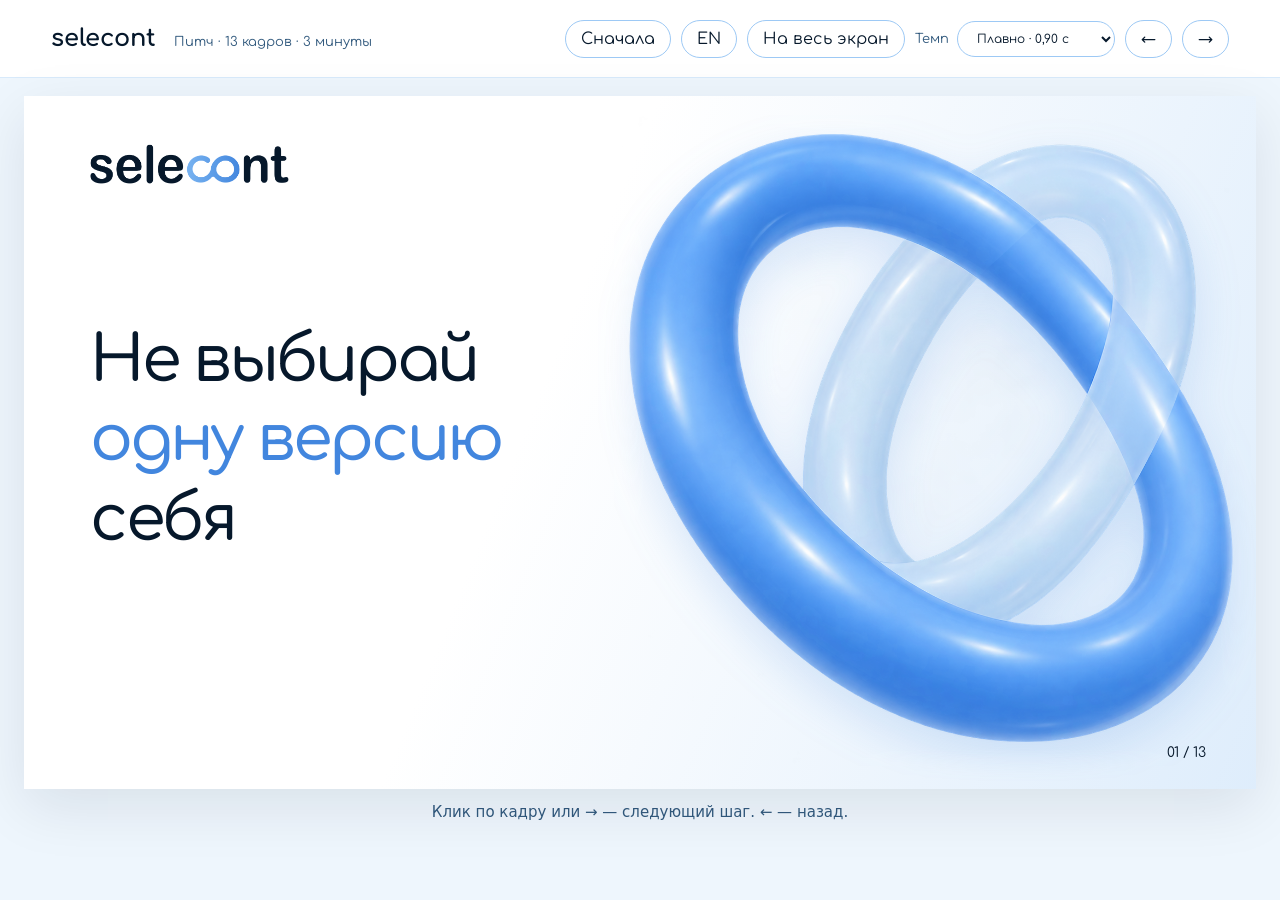
<file: deck/pitch-3min/index.html>
<!doctype html>
<html lang="ru">
<head>
  <meta charset="utf-8">
  <meta name="viewport" content="width=device-width,initial-scale=1">
  <title>selecont · 3 минуты</title>
  <link rel="stylesheet" href="motion.css?v=20260925-r3">
  <link rel="stylesheet" href="story.css?v=20260925-r3">
  <link rel="stylesheet" href="pitch.css">
</head>
<body>
  <header class="review-bar">
    <div><strong>selecont</strong><span>Питч · 13 кадров · 3 минуты</span></div>
    <nav>
      <button id="restart" type="button">Сначала</button>
      <button id="language" type="button">EN</button><button id="fullscreen" type="button">На весь экран</button>
      <label><span id="tempo-label">Темп</span>
        <select id="speed">
          <option value="900">Плавно · 0,90 с</option>
          <option value="720">Быстрее · 0,72 с</option>
          <option value="1200">Спокойно · 1,20 с</option>
        </select>
      </label>
      <button id="previous" type="button" aria-label="Назад">←</button>
      <button id="next" type="button" aria-label="Вперёд">→</button>
    </nav>
  </header>

  <main>
    <div class="stage-wrap" id="stage-wrap">
      <section class="stage" id="stage" data-step="0" aria-live="polite">
        <div class="ambient"></div>

        <div class="logo" role="img" aria-label="selecont"></div>

        <section class="cover-copy copy-layer">
          <h1 data-copy="cover"></h1>
        </section>

        <section class="transition-copy copy-layer">
          <span class="section-name" data-copy="profilesSection"></span>
          <div class="transition-center">
            <h1 data-copy="profiles"></h1>
            <p data-copy="profilesLead"></p>
          </div>
        </section>

        <div class="ring-system" aria-hidden="true">
          <img class="approved-cover-rings" src="assets/rings-selected-b.png" alt="">
          <img class="approved-transition-rings" src="assets/rings-selected-b-open.png" alt="">
          <canvas id="ring-canvas" width="1600" height="900"></canvas>
        </div>

        <section class="profiles-layer" aria-label="Смена версий профиля">
          <div class="disc-window">
            <div class="profile-stack" id="profile-stack"></div>
          </div>
          <div class="context-stack" id="context-stack"></div>
        </section>

        <section class="ai-layer" aria-label="AI Privacy Check — будущая функция">
          <img class="ai-photo" src="assets/pitch-friends.png" alt="Гриша на вечеринке с бутылкой">
          <div class="ai-wash"></div>
          <div class="logo logo-light" role="img" aria-label="selecont"></div>
          <span class="ai-name">AI PRIVACY CHECK</span>
          <div class="ai-copy">
            <h1 data-copy="ai"></h1>
            <div class="ai-principles">
              <span data-copy="beforePublish"></span>
              <span data-copy="advises"></span>
              <span data-copy="noAutoChange"></span>
              <span data-copy="yourDecision"></span>
            </div>
          </div>
          <div class="detector" aria-hidden="true"><b></b></div>
          <svg class="detector-link" viewBox="0 0 1600 900" aria-hidden="true"><path d="M 1205 615 C 1070 615, 930 674, 755 674"/></svg>
          <aside class="privacy-card">
            <header><strong data-copy="bottleDetected"></strong><span data-copy="highRisk"></span></header>
            <div class="selected-audience">Выбрана аудитория: <strong>Семья</strong></div><p data-copy="privacyAdvice"></p>
            <div class="privacy-actions"><button type="button" tabindex="-1" data-copy="chooseFriends"></button><button type="button" tabindex="-1" data-copy="publishAnyway"></button></div>
          </aside>
          <span class="concept-note" data-copy="futureConcept"></span>
        </section>

<div class="story-layer" id="story-layer"><section class="story-slide s-problem" data-pitch="1"><div class="brand" role="img" aria-label="selecont"></div><span class="eyebrow">Проблема</span>
<div class="problem-main reveal"><h1>Каждой истории —<br><span class="story-accent">своя аудитория.</span></h1></div>
<div class="thought thought-friends reveal"><span>Это поймут<br>мои друзья</span></div>
<div class="thought thought-family reveal" data-direction="right"><span>Этим хочу поделиться<br>с семьёй</span></div>
<div class="thought thought-work reveal"><span>Это для коллег</span></div></section><section class="story-slide s-post" data-pitch="7"><div class="brand" role="img" aria-label="selecont"></div><span data-t="secPost" class="eyebrow">Публикация · взгляд автора</span>
<div class="post-copy-main reveal"><h1 data-t="postTitle">Один пост.<br><span class="story-accent">Три круга.</span></h1><p data-t="postBody">Фотография с дипломом.<br>Одна публикация для выбранных аудиторий.</p><p data-t="postPrivacy" class="post-detail">Гриша выбирает, кому открыть пост.</p><div class="post-key" data-t="eulerKey">В центре — <span class="story-accent">общая публикация</span>.<br>Каждый круг — её аудитория.</div></div>
<div class="euler-diagram reveal" data-direction="right" role="img" aria-label="Один пост в общем пересечении трёх выбранных аудиторий">
<svg viewBox="0 0 790 700" aria-hidden="true"><circle cx="300" cy="260" r="260" fill="#9dc9f5" fill-opacity=".22" stroke="#78b3f1" stroke-width="2.5"/><circle cx="490" cy="260" r="260" fill="#78b3f1" fill-opacity=".18" stroke="#4286de" stroke-width="2.5"/><circle cx="395" cy="420" r="260" fill="#4286de" fill-opacity=".13" stroke="#528fe0" stroke-width="2.5"/></svg>
<span class="euler-label euler-family" data-t="family">Семья</span><span class="euler-label euler-friends" data-t="friends">Друзья</span><span class="euler-label euler-work" data-t="colleagues">Коллеги</span>
<article class="euler-post"><div class="euler-post-author">@grisha</div><img src="assets/pitch-diploma.png" alt="Гриша с дипломом"><div data-t="oneSharedPost">Один пост</div></article>
</div><span data-t="eulerNote" class="quiet-note bottom-note">Схема аудитории · круги выбирает автор</span></section><section class="story-slide s-conversations" data-pitch="8"><div class="brand" role="img" aria-label="selecont"></div><span class="eyebrow">Комментарии под постом</span><div class="heading reveal"><h1>Один пост.<br><span class="story-accent">Отдельные обсуждения.</span></h1></div><div class="threads"><div class="thread-column reveal" data-direction="left"><h2>Семья</h2><article class="thread-card"><div class="thread-post"><img src="assets/pitch-diploma.png" alt="Общий пост с дипломом"><div><span>@grisha</span><p>Защитился. Диплом получен!</p></div></div><h3>Комментарии под постом</h3><div class="demo-comment"><span class="comment-user">@mama</span><p>Помню, как вела тебя<br>в первый класс.</p></div></article></div><div class="thread-column reveal" data-direction="right"><h2>Друзья</h2><article class="thread-card"><div class="thread-post"><img src="assets/pitch-diploma.png" alt="Общий пост с дипломом"><div><span>@grisha</span><p>Защитился. Диплом получен!</p></div></div><h3>Комментарии под постом</h3><div class="demo-comment"><span class="comment-user">@max</span><p>Фотографии с вечеринки<br>тоже будут?</p></div></article></div></div><p class="discussion-summary reveal" data-direction="up">Семья видит своё обсуждение. Друзья — своё.</p></section><section class="story-slide s-proof" data-pitch="9"><div class="brand" role="img" aria-label="selecont"></div><span data-t="secProof" class="eyebrow">Что уже работает</span><div class="heading reveal"><h1 data-t="proofTitle">Основная механика<br><span class="story-accent">уже работает.</span></h1></div><div class="proof-grid"><article class="proof-card reveal" data-direction="left"><h2 data-t="proofCircles">Круги и профили</h2><div class="screen-frame"><img src="assets/demo-contexts.png" alt="Рабочий локальный интерфейс"></div><p data-t="proofCirclesBody">Разные био, фото и состав аудитории</p></article><article class="proof-card reveal" data-direction="up"><h2 data-t="proofPost">Публикация</h2><div class="screen-frame"><img src="assets/demo-compose.png" alt="Рабочий локальный интерфейс"></div><p data-t="proofPostBody">Один пост для выбранных кругов</p></article><article class="proof-card reveal" data-direction="right"><h2 data-t="proofComments">Обсуждения</h2><div class="screen-frame"><img src="assets/demo-comments.png" alt="Рабочий локальный интерфейс"></div><p data-t="proofCommentsBody">Ответы, удаление и отдельные ветки</p></article></div><div class="proof-bottom reveal"><p data-t="proofSummary">Вход и сессии · подписка · фото · общий лайк · отзыв доступа</p></div><span data-t="proofNote" class="quiet-note bottom-note">Локальный прототип · реальные экраны с тестовыми аккаунтами</span></section><section class="story-slide dark s-suggestions" data-pitch="11"><div class="brand" role="img" aria-label="selecont"></div><span data-t="secSuggest" class="eyebrow">Новый подписчик</span><div class="suggest-copy reveal"><h1 data-t="suggestTitle">Система предлагает.<br><span class="story-accent">Ты выбираешь круг.</span></h1><p data-t="suggestBody">Подсказка предлагает подходящий круг.<br>Ты подтверждаешь или выбираешь другой.</p><p data-t="suggestNoAuto" class="suggest-detail">Решение остаётся <span class="story-accent">за автором.</span></p></div><article class="suggest-interface reveal" data-direction="right"><span data-t="authorView" class="interface-label">Только у автора</span><div class="new-follower"><div class="initial-avatar">A</div><div><span>@alex</span><p data-t="newFollower">Новый подписчик</p></div></div><p data-t="suggestedCircle" class="ui-label">Предлагаемый круг</p><div data-t="colleagues" class="suggested-value">Коллеги</div><div class="mock-actions"><span data-t="confirmCircle" class="primary-action">Подтвердить</span><span data-t="chooseOther" class="secondary-action">Выбрать другой</span></div></article><span data-t="futureNote" class="concept-note">Концепт будущей функции</span></section><section class="story-slide dark s-finale" data-pitch="12"><div class="brand" role="img" aria-label="selecont"></div><span class="eyebrow final-label">Модель заработка</span>
<div class="final-phase plus-phase"><div class="plus-copy reveal"><h1>selecont <span class="story-accent">Plus</span></h1><p>Один из вариантов заработка — подписка.</p></div></div>
<div class="final-phase ask-phase"><div class="final-layout"><div class="final-copy reveal"><h1>Георгий<br>Сапоговский</h1><p class="founder-role">Студент ИТМО · основатель selecont</p><p>Найти первых пользователей.<br><span class="story-accent">Организовать проверку.</span></p></div><div class="final-brand reveal" data-direction="right"><div class="final-wordmark" role="img" aria-label="selecont"></div><p class="final-motto">Не выбирай одну версию себя.</p></div></div></div></section></div>
        <span class="page" id="page-number">01 / 13</span>
      </section>
    </div>
    <p class="instruction" id="instruction">Клик по кадру или → — следующий шаг. ← — назад.</p>
  </main>
  <script src="ring-morph.js?v=20260923-r4"></script>
  <script src="motion.js?v=20260925-r3"></script>
  <script src="pitch.js"></script>
</body>
</html>
</file>
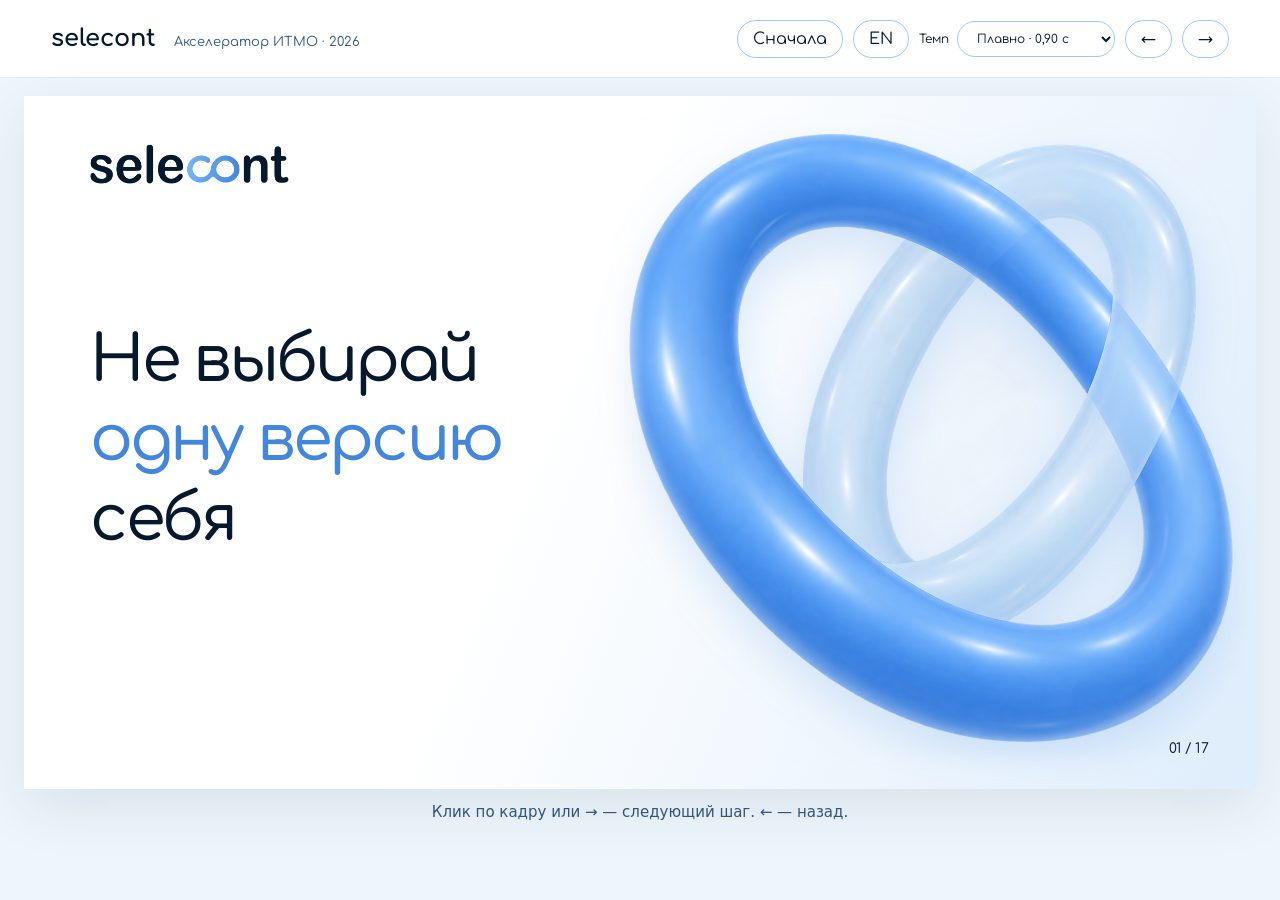
<file: deck/presentation/index.html>
<!doctype html>
<html lang="ru">
<head>
  <meta charset="utf-8">
  <meta name="viewport" content="width=device-width,initial-scale=1">
  <title>selecont · pitch deck</title>
  <link rel="stylesheet" href="motion.css?v=20260925-r3">
  <link rel="stylesheet" href="story.css?v=20260925-r3">
</head>
<body>
  <header class="review-bar">
    <div><strong>selecont</strong><span>Акселератор ИТМО · 2026</span></div>
    <nav>
      <button id="restart" type="button">Сначала</button>
      <button id="language" type="button">EN</button>
      <label>Темп
        <select id="speed">
          <option value="900">Плавно · 0,90 с</option>
          <option value="720">Быстрее · 0,72 с</option>
          <option value="1200">Спокойно · 1,20 с</option>
        </select>
      </label>
      <button id="previous" type="button" aria-label="Назад">←</button>
      <button id="next" type="button" aria-label="Вперёд">→</button>
    </nav>
  </header>

  <main>
    <div class="stage-wrap" id="stage-wrap">
      <section class="stage" id="stage" data-step="0" aria-live="polite">
        <div class="ambient"></div>

        <div class="logo" role="img" aria-label="selecont"></div>

        <section class="cover-copy copy-layer">
          <h1 data-copy="cover"></h1>
        </section>

        <section class="transition-copy copy-layer">
          <span class="section-name" data-copy="profilesSection"></span>
          <div class="transition-center">
            <h1 data-copy="profiles"></h1>
            <p data-copy="profilesLead"></p>
          </div>
        </section>

        <div class="ring-system" aria-hidden="true">
          <img class="approved-cover-rings" src="assets/rings-selected-b.png" alt="">
          <img class="approved-transition-rings" src="assets/rings-selected-b-open.png" alt="">
          <canvas id="ring-canvas" width="1600" height="900"></canvas>
        </div>

        <section class="profiles-layer" aria-label="Смена версий профиля">
          <div class="disc-window">
            <div class="profile-stack" id="profile-stack"></div>
          </div>
          <div class="context-stack" id="context-stack"></div>
        </section>

        <section class="ai-layer" aria-label="AI Privacy Check — будущая функция">
          <img class="ai-photo" src="assets/grisha-ai-party.png" alt="Гриша на вечеринке с бутылкой">
          <div class="ai-wash"></div>
          <div class="logo logo-light" role="img" aria-label="selecont"></div>
          <span class="ai-name">AI PRIVACY CHECK</span>
          <div class="ai-copy">
            <h1 data-copy="ai"></h1>
            <div class="ai-principles">
              <span data-copy="beforePublish"></span>
              <span data-copy="advises"></span>
              <span data-copy="noAutoChange"></span>
              <span data-copy="yourDecision"></span>
            </div>
          </div>
          <div class="detector" aria-hidden="true"><b></b></div>
          <svg class="detector-link" viewBox="0 0 1600 900" aria-hidden="true"><path d="M 1002 663 C 1033 663, 1057 651, 1083 651"/></svg>
          <aside class="privacy-card">
            <header><strong data-copy="bottleDetected"></strong><span data-copy="highRisk"></span></header>
            <p data-copy="privacyAdvice"></p>
            <div class="privacy-actions"><button type="button" tabindex="-1" data-copy="chooseFriends"></button><button type="button" tabindex="-1" data-copy="publishAnyway"></button></div>
          </aside>
          <span class="future-note" data-copy="futureConcept"></span>
        </section>

        <div class="story-layer" id="story-layer" aria-live="polite">
<section class="story-slide s-problem" data-story="1"><div class="brand" role="img" aria-label="selecont"></div><span data-t="secProblem" class="eyebrow">Проблема</span><div class="problem-main reveal"><h1 data-t="problemTitle">Не всё хочется<br>показывать <span class="story-accent">всем.</span></h1><p data-t="problemBody">Шутки для друзей, семейные новости и рабочие проекты — для разных людей. Когда эти аудитории оказываются вместе, личным моментом бывает трудно поделиться: он уместен для одних, но не для других.</p></div><div class="context-examples reveal" data-direction="right"><div data-t="exampleFriends" class="example one">«Это поймут мои друзья»</div><div data-t="exampleFamily" class="example two">«Этим хочу поделиться с семьёй»</div><div data-t="exampleWork" class="example three">«Это — для коллег»</div></div><div class="problem-answer reveal" data-direction="up"><p data-t="problemAnswer">С selecont ты выбираешь <span class="story-accent">свой контекст</span> для каждой публикации.</p></div></section>
<section class="story-slide s-post" data-story="7"><div class="brand" role="img" aria-label="selecont"></div><span data-t="secPost" class="eyebrow">Публикация · взгляд автора</span>
<div class="post-copy-main reveal"><h1 data-t="postTitle">Один пост.<br><span class="story-accent">Три круга.</span></h1><p data-t="postBody">Гриша выбирает семью, друзей и коллег. Он публикует пост один раз — его видят участники всех трёх выбранных кругов.</p><p data-t="postPrivacy" class="post-detail">Для остальных пост закрыт: <span class="story-accent">Public не выбран.</span></p><div class="post-key" data-t="eulerKey">В центре — <span class="story-accent">общая публикация</span>.<br>Каждый круг — её аудитория.</div></div>
<div class="euler-diagram reveal" data-direction="right" role="img" aria-label="Один пост в общем пересечении трёх выбранных аудиторий">
<svg viewBox="0 0 790 700" aria-hidden="true"><circle cx="300" cy="260" r="260" fill="#9dc9f5" fill-opacity=".22" stroke="#78b3f1" stroke-width="2.5"/><circle cx="490" cy="260" r="260" fill="#78b3f1" fill-opacity=".18" stroke="#4286de" stroke-width="2.5"/><circle cx="395" cy="420" r="260" fill="#4286de" fill-opacity=".13" stroke="#528fe0" stroke-width="2.5"/></svg>
<span class="euler-label euler-family" data-t="family">Семья</span><span class="euler-label euler-friends" data-t="friends">Друзья</span><span class="euler-label euler-work" data-t="colleagues">Коллеги</span>
<article class="euler-post"><div class="euler-post-author">@grisha</div><img src="assets/grisha-family-post.png" alt="Гриша с семьёй"><div data-t="oneSharedPost">Один пост</div></article>
</div><span data-t="eulerNote" class="quiet-note bottom-note">Схема аудитории · круги выбирает автор</span></section>
<section class="story-slide s-conversations" data-story="8"><div class="brand" role="img" aria-label="selecont"></div><span data-t="secDiscuss" class="eyebrow">Обсуждение</span><div class="heading reveal"><h1 data-t="discussTitle">Один пост. <span class="story-accent">Разные разговоры.</span></h1><p data-t="discussBody">Семья и друзья видят один снимок, но комментарии и ответы остаются внутри своей аудитории.</p></div><div class="threads"><div class="thread-column reveal"><h2 data-t="viewFamily">Так видит семья</h2><article class="thread-card"><div class="thread-post"><img src="assets/grisha-family-post.png" alt=""><div><span>@grisha</span><p data-t="samePhoto">Одна и та же публикация</p></div></div><h3 data-t="commentsLabel">Комментарии под постом</h3><div class="demo-comment "><span class="comment-user">@mama</span><p data-t="cm1">Какой хороший был день!</p></div><div class="reply-tree"><div class="demo-comment "><span class="comment-user">@grisha</span><p data-t="cm2">Надо собраться ещё раз.</p></div><div class="reply-tree"><div class="demo-comment deleted"><p data-t="deletedReply">Ответ удалён</p></div></div></div></article></div><div class="thread-column reveal"><h2 data-t="viewFriends">Так видят друзья</h2><article class="thread-card"><div class="thread-post"><img src="assets/grisha-family-post.png" alt=""><div><span>@grisha</span><p data-t="samePhoto">Одна и та же публикация</p></div></div><h3 data-t="commentsLabel">Комментарии под постом</h3><div class="demo-comment "><span class="comment-user">@max</span><p data-t="cm3">Это тот самый старый альбом?</p></div><div class="reply-tree"><div class="demo-comment deleted"><p data-t="deletedComment">Комментарий удалён</p></div><div class="reply-tree"><div class="demo-comment "><span class="comment-user">@grisha</span><p data-t="cm4">Да! Нашли его на выходных.</p></div></div></div></article></div></div><div class="discussion-notes"><p data-t="deletionNote"><span class="story-accent">Удалён текст — сохранена ветка.</span> Ответы других людей остаются на месте.</p><p data-t="likeNote">Лайки — общие для поста.</p></div></section>
<section class="story-slide s-access" data-story="9"><div class="brand" role="img" aria-label="selecont"></div><span data-t="secRights" class="eyebrow">Пять уровней доступа</span><div class="heading reveal"><h1 data-t="rightsTitle">Кто видит <span class="story-accent">твой контекст</span></h1><p data-t="rightsLead">Подписаться недостаточно. Доступ к частному кругу даёт автор.</p></div><div class="reveal"><table class="access-table"><thead><tr><th></th><th data-t="anonymous">Аноним</th><th data-t="registered">Зарегистрирован</th><th data-t="outside">Подписчик вне круга</th><th data-t="inside">Подписчик в круге</th><th data-t="author">Автор</th></tr></thead><tbody>
              <tr><td data-t="publicProfile">Открытый профиль и пост</td><td class="yes">✓</td><td class="yes">✓</td><td class="yes">✓</td><td class="yes">✓</td><td class="yes">✓</td></tr>
              <tr><td data-t="publicComment">Комментарий к Public-посту</td><td class="no">—</td><td class="yes">✓</td><td class="yes">✓</td><td class="yes">✓</td><td class="yes">✓</td></tr>
              <tr><td data-t="privateProfile">Частный профиль и пост</td><td class="no">—</td><td class="no">—</td><td class="no">—</td><td class="yes">✓</td><td class="yes">✓</td></tr>
              <tr><td data-t="privateDiscuss">Частное обсуждение</td><td class="no">—</td><td class="no">—</td><td class="no">—</td><td class="yes">✓</td><td class="yes">✓</td></tr>
              <tr><td data-t="manageCircles">Управление кругами</td><td class="no">—</td><td class="no">—</td><td class="no">—</td><td class="no">—</td><td class="yes">✓</td></tr>
            </tbody></table></div><p data-t="rightsNote" class="quiet-note bottom-note">Названия и состав кругов скрыты от зрителей. Автор управляет всеми своими кругами.</p></section>
<section class="story-slide dark s-control" data-story="10"><div class="brand" role="img" aria-label="selecont"></div><span data-t="secControl" class="eyebrow">Контроль доступа</span><div class="heading reveal"><h1 data-t="controlTitle">Ты решаешь, <span class="story-accent">кто остаётся в круге.</span></h1><p data-t="controlBody">Добавляешь человека — он видит выбранный профиль и посты. Убираешь из круга — доступ к ним закрывается.</p></div><div class="control-flow"><article class="access-state reveal"><div class="state-top"><span>@alex</span><span data-t="inCircle" class="status-pill">В круге «Друзья»</span></div><h2 data-t="beforeTitle">Видит личную сторону профиля</h2><div class="access-lines"><span>✓</span><span data-t="privatePosts">Посты для друзей</span><span>✓</span><span data-t="privateComments">Обсуждения с друзьями</span></div></article><div class="control-action reveal"><span data-t="removePerson">Убрать<br>из круга</span><b>→</b></div><article class="access-state after reveal" data-direction="right"><div class="state-top"><span>@alex</span><span data-t="publicOnly" class="status-pill">Видит Public</span></div><h2 data-t="afterTitle">Видит только открытую часть</h2><div class="access-lines"><span>—</span><span data-t="noPrivatePosts">Личные посты недоступны</span><span>—</span><span data-t="noPrivateComments">Частные ветки недоступны</span></div></article></div><p data-t="controlNote" class="quiet-note bottom-note">Кругами управляешь ты. Их названия и участники видны только тебе.</p></section>
<section class="story-slide s-proof" data-story="11"><div class="brand" role="img" aria-label="selecont"></div><span data-t="secProof" class="eyebrow">Что уже работает</span><div class="heading reveal"><h1 data-t="proofTitle">От профиля до обсуждения — <span class="story-accent">в рабочем демо.</span></h1></div><div class="proof-grid"><article class="proof-card reveal"><h2 data-t="proofCircles">Круги и профили</h2><div class="screen-frame"><img src="assets/demo-contexts.png" alt="Рабочий локальный интерфейс"></div><p data-t="proofCirclesBody">Разные био, фото и состав аудитории</p></article><article class="proof-card reveal"><h2 data-t="proofPost">Публикация</h2><div class="screen-frame"><img src="assets/demo-compose.png" alt="Рабочий локальный интерфейс"></div><p data-t="proofPostBody">Один пост для выбранных кругов</p></article><article class="proof-card reveal"><h2 data-t="proofComments">Обсуждения</h2><div class="screen-frame"><img src="assets/demo-comments.png" alt="Рабочий локальный интерфейс"></div><p data-t="proofCommentsBody">Ответы, удаление и отдельные ветки</p></article></div><div class="proof-bottom reveal"><p data-t="proofSummary">Вход и сессии · подписка · фото · общий лайк · отзыв доступа</p><div class="test-count"><span>95</span><small data-t="checks">проверок пройдено</small></div></div><span data-t="proofNote" class="quiet-note bottom-note">Настоящие экраны локального продукта · тестовые аккаунты · 25.09.2026</span></section>
<section class="story-slide s-compare" data-story="12"><div class="brand" role="img" aria-label="selecont"></div><span data-t="secCompare" class="eyebrow">Что связывает контекст</span><div class="heading reveal"><h1 data-t="compareTitle">Один контекст — <span class="story-accent">три части общения.</span></h1><p data-t="compareLead">Автор выбирает круг один раз: для него складываются версия профиля, доступ к публикации и отдельный разговор.</p></div><div class="context-journey"><article class="journey-step reveal"><span class="journey-index" data-t="journeyIndexProfile">01 / ПРОФИЛЬ</span><div class="journey-visual"><img src="assets/grisha-friends.png" alt="Гриша с друзьями"></div><h2 data-t="journeyProfile">Своя сторона</h2><p data-t="journeyProfileBody">Для друзей — одно фото и описание. Для семьи или коллег — другое.</p></article><article class="journey-step reveal" data-direction="up"><span class="journey-index" data-t="journeyIndexPost">02 / ПОСТ</span><div class="journey-visual"><img src="assets/grisha-family-post.png" alt="Гриша с семьёй"></div><h2 data-t="journeyPost">Нужные люди</h2><p data-t="journeyPostBody">Один пост может быть открыт сразу нескольким выбранным кругам.</p></article><article class="journey-step reveal" data-direction="right"><span class="journey-index" data-t="journeyIndexTalk">03 / ОБСУЖДЕНИЕ</span><div class="journey-visual journey-chat"><span>@mama<br><small data-t="journeyComment">Какой хороший день!</small></span><span>@grisha<br><small data-t="journeyReply">Соберёмся ещё раз.</small></span></div><h2 data-t="journeyTalk">Свой разговор</h2><p data-t="journeyTalkBody">У каждого круга своя ветка ответов под общей публикацией.</p></article></div><span data-t="compareNote" class="quiet-note bottom-note">Профиль, пост и обсуждение связаны правилами доступа одного круга.</span></section>
<section class="story-slide dark s-suggestions" data-story="13"><div class="brand" role="img" aria-label="selecont"></div><span data-t="secSuggest" class="eyebrow">Context Suggestions · будущая функция</span><div class="suggest-copy reveal"><h1 data-t="suggestTitle">Система предлагает.<br><span class="story-accent">Ты выбираешь круг.</span></h1><p data-t="suggestBody">Для нового подписчика появляется рекомендация. Её видишь только ты: можно подтвердить предложенный круг или выбрать другой.</p><p data-t="suggestNoAuto" class="suggest-detail">Без твоего решения человек <span class="story-accent">не попадёт в частный круг.</span></p></div><article class="suggest-interface reveal" data-direction="right"><span data-t="authorView" class="interface-label">Только у автора</span><div class="new-follower"><div class="initial-avatar">A</div><div><span>@alex</span><p data-t="newFollower">Новый подписчик</p></div></div><p data-t="suggestedCircle" class="ui-label">Предлагаемый круг</p><div data-t="colleagues" class="suggested-value">Коллеги</div><div class="mock-actions"><span data-t="confirmCircle" class="primary-action">Подтвердить</span><span data-t="chooseOther" class="secondary-action">Выбрать другой</span></div></article><span data-t="futureNote" class="quiet-note bottom-note">Концепт будущей функции</span></section>
<section class="story-slide s-pilot" data-story="15"><div class="brand" role="img" aria-label="selecont"></div><span data-t="secPilot" class="eyebrow">Следующий этап</span><div class="heading reveal"><h1 data-t="pilotTitle">От работающего демо — <span class="story-accent">к первым пользователям.</span></h1><p data-t="pilotBody">В акселераторе найдём первых пользователей, проверим удобство продукта на реальных историях и решим, что улучшать дальше.</p></div><div class="pilot-path"><article class="pilot-step reveal"><span class="large-number">01</span><h2 data-t="pilotOneTitle">Найти первых людей</h2><p data-t="pilotOneBody">Пригласить тех, кому важно делиться разным с разными людьми.</p></article><article class="pilot-step reveal"><span class="large-number">02</span><h2 data-t="pilotTwoTitle">Посмотреть в деле</h2><p data-t="pilotTwoBody">Понятно ли, как настроить круги и опубликовать пост?</p></article><article class="pilot-step reveal"><span class="large-number">03</span><h2 data-t="pilotThreeTitle">Собрать обратную связь</h2><p data-t="pilotThreeBody">Что оказалось полезным и что стоит изменить в первую очередь?</p></article></div><span data-t="pilotNote" class="quiet-note bottom-note">Это следующий шаг; первые пользователи и результаты ещё впереди.</span></section>
<section class="story-slide dark s-ask" data-story="16"><span data-t="secAsk" class="eyebrow">Основатель · заявка в Акселератор ИТМО</span><div class="final-layout"><div class="final-copy reveal"><h1 data-t="askTitle">Георгий<br>Сапоговский</h1><p data-t="askBody">Ищу место в Акселераторе ИТМО, <span class="story-accent">трекера и помощь с поиском первых пользователей</span> selecont.</p></div><div class="final-brand reveal" data-direction="right"><div class="final-wordmark" role="img" aria-label="selecont"></div></div></div><span data-t="askNote" class="quiet-note bottom-note">Осень 2026</span></section>
        </div>

        <span class="page" id="page-number">01</span>
      </section>
    </div>
    <p class="instruction" id="instruction">Клик по кадру или → — следующий шаг. ← — назад.</p>
  </main>
  <script src="ring-morph.js?v=20260923-r4"></script>
  <script src="motion.js?v=20260925-r3"></script>
  <script src="story.js?v=20260925-r3"></script>
</body>
</html>
</file>
<file: deck/pitch-3min/motion.css>
@font-face{font-family:Comfortaa;src:url('assets/Comfortaa.ttf') format('truetype');font-weight:300 700;font-display:block}
:root{--ink:#06182b;--pale:#9dc9f5;--mid:#5ea3ef;--blue:#4286de;--motion:900ms;font-family:Comfortaa,sans-serif;color:var(--ink)}
*{box-sizing:border-box}body{margin:0;background:#eef6fd;color:var(--ink)}button,select{font:inherit;color:var(--ink);border:1px solid #9dc9f5;border-radius:999px;padding:9px 15px;background:#fff}button{cursor:pointer}button:focus-visible,select:focus-visible{outline:3px solid #4286de;outline-offset:3px}
.review-bar{min-height:78px;padding:17px 4vw;display:flex;align-items:center;justify-content:space-between;gap:24px;background:#fff;border-bottom:1px solid #d8eafb}.review-bar>div{display:flex;align-items:baseline;gap:18px}.review-bar strong{font-size:24px}.review-bar span{font-size:13px;color:#31597d}.review-bar nav{display:flex;align-items:center;gap:10px}.review-bar label{font-size:12px;display:flex;align-items:center;gap:8px}
main{max-width:1664px;margin:auto;padding:32px}.stage-wrap{width:100%;aspect-ratio:16/9;position:relative;overflow:hidden;background:#fff;box-shadow:0 18px 55px #06182b18}.stage{position:absolute;width:1600px;height:900px;overflow:hidden;transform-origin:top left;background:linear-gradient(135deg,#fff 0%,#f8fbff 55%,#dceefe 100%);cursor:pointer;isolation:isolate}.ambient{position:absolute;inset:0;background:radial-gradient(circle at 62% 45%,#fff 0 20%,#edf7ff 55%,transparent 75%);opacity:.8;transition:opacity var(--motion) ease,background var(--motion) ease}.logo{position:absolute;left:86px;top:63px;width:258px;height:52px;z-index:30;mask:url('assets/wordmark-source.png') center/contain no-repeat;-webkit-mask:url('assets/wordmark-source.png') center/contain no-repeat;background:linear-gradient(90deg,var(--ink) 0 47%,#78b3f1 48%,#4286de 75%,var(--ink) 76%);transition:opacity calc(var(--motion)*.65) ease,transform var(--motion) cubic-bezier(.2,.8,.2,1)}.logo-light{background:linear-gradient(90deg,#fff 0 47%,#9dc9f5 48%,#fff 75%,#fff 76%)}
.copy-layer{position:absolute;inset:0;z-index:12;pointer-events:none;transition:opacity calc(var(--motion)*.62) ease,transform var(--motion) cubic-bezier(.2,.8,.2,1)}.copy-layer h1{font-size:83px;line-height:1.24;letter-spacing:-4px;font-weight:500;margin:0}.accent{color:#4286de;font-size:inherit;font-weight:inherit}.cover-copy h1{position:absolute;left:86px;top:292px;width:790px}.transition-copy{opacity:0}.section-name{position:absolute;top:70px;left:62px;font-size:20px;letter-spacing:.18em;text-transform:uppercase}.transition-center{position:absolute;left:50%;top:50%;width:620px;text-align:center;transform:translate(-50%,-50%)}.transition-center h1{font-size:56px;line-height:1.2;letter-spacing:-2.5px}.transition-center p{width:530px;margin:17px auto 0;color:#23415e;font-size:18px;line-height:1.5}
.profiles-layer{position:absolute;inset:0;z-index:16;opacity:0;pointer-events:none;transition:opacity calc(var(--motion)*.68) ease}.disc-window{position:absolute;inset:0;clip-path:circle(866px at 0 0);overflow:hidden}.profile-stack{position:absolute;width:1732px;height:1732px;left:-866px;top:-866px;transform-origin:866px 866px;will-change:transform;border-radius:50%;overflow:hidden;background:linear-gradient(132deg,#fff 0%,#fff 60%,#eaf5ff 100%)}
.disc-sector{position:absolute;left:866px;top:866px;width:866px;height:866px;transform-origin:0 0;overflow:hidden}
.profile-state{position:absolute;left:88px;top:102px;width:680px;height:1040px;color:var(--ink)}
.profile-head{display:flex;align-items:flex-start;gap:32px}.avatar{width:250px;height:334px;border-radius:30px;overflow:hidden;border:8px solid #fff;box-shadow:0 20px 46px #4286de2b;flex:none}.avatar img{width:100%;height:100%;object-fit:cover;object-position:50% 20%}.identity{padding-top:22px;width:380px}.identity strong{font-size:35px}.identity p{font-size:21px;line-height:1.48;margin:29px 0 0;color:#284865}.post{position:absolute;left:0;top:405px;width:610px;background:#fff;border:1px solid #9dc9f59c;border-radius:28px;overflow:hidden;box-shadow:0 18px 48px #06182b12}.post header{height:76px;padding:15px 22px;display:flex;align-items:center;gap:13px}.post header img{width:46px;height:46px;border-radius:50%;object-fit:cover}.post header div{display:flex;flex-direction:column;gap:4px;font-size:15px}.post header strong{font-size:19px}.post header b{margin-left:auto;font-size:19px;letter-spacing:3px}.post-photo{display:block;width:100%;height:405px;object-fit:cover;object-position:50% 9%}.post-actions{display:flex;gap:22px;font-size:30px;padding:17px 22px 8px}.post-caption{font-size:18px;line-height:1.5;padding:0 22px 26px;margin:0}.context-stack{position:absolute;left:998px;top:265px;width:510px;z-index:12}.context-state{position:absolute;inset:0;transition:transform var(--motion) cubic-bezier(.2,.8,.2,1),opacity calc(var(--motion)*.62) ease}.context-state[data-position="before"]{transform:translateX(210px);opacity:0}.context-state[data-position="active"]{transform:translateX(0);opacity:1}.context-state[data-position="after"]{transform:translateX(210px);opacity:0}.context-state h2{font-weight:500;font-size:76px;line-height:1.1;margin:0}.context-state p{font-size:25px;line-height:1.55;margin:46px 0 0;color:#23415e}.working-copy{font-size:13px!important;letter-spacing:.08em;text-transform:uppercase;color:#527493!important;margin-top:30px!important}
.ai-layer{position:absolute;inset:0;z-index:22;background:linear-gradient(135deg,#4286de 0%,#4994ec 54%,#5ea3ef 100%);opacity:0;pointer-events:none;transform:translateY(70px);transition:opacity calc(var(--motion)*.7) ease,transform var(--motion) cubic-bezier(.2,.8,.2,1)}.ai-layer .logo{opacity:1!important;transform:none!important}.ai-photo{position:absolute;right:70px;top:50px;width:690px;height:800px;border-radius:58px;object-fit:cover;object-position:48% center;box-shadow:0 28px 68px #06182b32}.ai-wash{position:absolute;right:70px;top:50px;width:690px;height:800px;border-radius:58px;background:linear-gradient(90deg,#4286de38 0%,#4286de10 44%,#06182b22 100%);z-index:1}.ai-name{position:absolute;right:105px;top:78px;color:#fff;font-size:18px;letter-spacing:.14em;z-index:5}.ai-copy{position:absolute;left:86px;top:450px;transform:translateY(-50%);width:700px;z-index:5;color:#fff}.ai-copy h1{font-weight:500;font-size:65px;line-height:1.22;letter-spacing:-3px;margin:0;width:680px}.ai-copy .accent{color:#b9dcfb}.ai-principles{display:grid;grid-template-columns:1fr 1fr;gap:18px 22px;margin-top:42px;width:690px}.ai-principles span{font-size:15px;line-height:1;padding:17px 15px;border:1px solid #ffffff80;border-radius:999px;background:#ffffff16;white-space:nowrap;text-align:center}.detector{position:absolute;left:927px;top:625px;width:76px;height:76px;border:4px solid #fff;border-radius:50%;z-index:10;box-shadow:0 0 0 12px #78b3f166}.detector b{position:absolute;inset:15px;border:2px solid #9dc9f5;border-radius:50%}.detector-link{position:absolute;inset:0;width:1600px;height:900px;z-index:10}.detector-link path{fill:none;stroke:#fff;stroke-width:3;stroke-linecap:round}.privacy-card{position:absolute;right:82px;top:510px;width:435px;min-height:302px;background:#ffffffc7;border:1px solid #ffffffe0;border-radius:34px;padding:27px;z-index:9;box-shadow:0 24px 62px #06182b28;color:var(--ink);backdrop-filter:blur(16px)}.privacy-card header{display:flex;align-items:center;justify-content:space-between;gap:16px}.privacy-card header strong{font-size:19px;white-space:nowrap}.privacy-card header span{background:#4286de;color:#fff;padding:10px 14px;border-radius:999px;font-size:13px;white-space:nowrap}.privacy-card p{font-size:17px;line-height:1.4;margin:22px 0}.privacy-actions{display:flex;flex-direction:column;align-items:flex-start;gap:10px}.privacy-actions button{border-radius:999px;padding:11px 16px;font-size:14px}.privacy-actions button:first-child{background:#4286de;color:#fff;border-color:#4286de}.privacy-actions button:last-child{background:#ffffff66}.future-note{position:absolute;left:86px;bottom:48px;color:#fff;font-size:14px;opacity:.72;letter-spacing:.08em}.page{position:absolute;bottom:43px;right:62px;font-size:18px;z-index:40;transition:color var(--motion) ease}.instruction{font:15px/1.5 system-ui,sans-serif;color:#31597d;text-align:center;margin:18px 0 0}

/* The original T08.1 frames are the visual source of truth. */
.stage{background:linear-gradient(135deg,#fff 0%,#f7fbff 52%,#9dc9f568 100%)}
.ambient{display:none}
.stage[data-step="0"]{background:linear-gradient(112deg,#fff 0%,#fff 42%,#9dc9f555 100%)}
.ring-system{position:absolute;inset:0;z-index:18;pointer-events:none}
.approved-cover-rings{position:absolute;right:-35px;top:3px;width:910px;height:890px;object-fit:contain;filter:drop-shadow(0 24px 28px #4286de2c)}
.approved-transition-rings{position:absolute;left:165px;top:-205px;width:1270px;height:1190px;object-fit:cover;filter:drop-shadow(0 26px 32px #4286de30);opacity:0}
.approved-cover-rings,.approved-transition-rings{-webkit-mask-image:linear-gradient(90deg,transparent 0,#000 9%,#000 91%,transparent 100%),linear-gradient(0deg,transparent 0,#000 5%,#000 95%,transparent 100%);-webkit-mask-composite:source-in;mask-image:linear-gradient(90deg,transparent 0,#000 9%,#000 91%,transparent 100%),linear-gradient(0deg,transparent 0,#000 5%,#000 95%,transparent 100%);mask-composite:intersect}
#ring-canvas{position:absolute;inset:0;width:1600px;height:900px;opacity:0}
.copy-layer{z-index:20;transition:none}.profiles-layer{z-index:16;transition:none}.logo{transition:none}.ai-layer{transition:none;transform:none}.context-state{transition:none}
.stage[data-step="6"] .page{color:#fff}
.stage[data-moving="true"]{cursor:progress}
.review-bar button:disabled{opacity:.45;cursor:wait}
@media(max-width:900px){.review-bar{align-items:flex-start;flex-direction:column}.review-bar nav{flex-wrap:wrap}main{padding:16px}.instruction{font-size:13px}}
</file>
<file: deck/pitch-3min/story.css>
/* Revision 2: content-led layouts, one typographic weight, no decorative rings. */
main{padding:18px 24px}.stage-wrap{margin-inline:auto}.instruction{margin-top:12px}.page{transition:none!important}
.story-layer{position:absolute;inset:0;z-index:36;pointer-events:none}
.story-slide{position:absolute;inset:0;overflow:hidden;opacity:0;visibility:hidden;pointer-events:none;background:linear-gradient(117deg,#fff 0%,#f6fbff 57%,#dceefe 100%);color:#06182b}
.story-slide.dark,.ai-layer{background:radial-gradient(ellipse at 90% 42%,#10466b 0%,#082a43 49%,#031d30 100%);color:#fff}
.story-slide .brand{position:absolute;left:80px;top:48px;width:212px;height:43px;mask:url('assets/wordmark-source.png') center/contain no-repeat;-webkit-mask:url('assets/wordmark-source.png') center/contain no-repeat;background:linear-gradient(90deg,#06182b 0 47%,#78b3f1 48%,#4286de 75%,#06182b 76%)}
.story-slide.dark .brand{mask:none;-webkit-mask:none;background:url('assets/wordmark-color-dark.png') center/contain no-repeat}
.story-slide .eyebrow{position:absolute;right:80px;top:60px;font-size:18px;line-height:1.3;color:#527493;letter-spacing:.025em;font-weight:400;text-align:right}
.story-slide.dark .eyebrow{color:#9dc9f5}
.story-slide h1,.story-slide h2,.story-slide h3,.story-slide p{margin:0;font-weight:400}
.story-slide h1{font-size:61px;line-height:1.18;letter-spacing:-2.2px}
.story-slide h2{font-size:31px;line-height:1.3;letter-spacing:-.8px}
.story-slide h3{font-size:22px;line-height:1.3;letter-spacing:-.35px}
.story-slide p{font-size:25px;line-height:1.48;color:#2b4a69}
.story-slide.dark p{color:#dceefe}
.story-slide .story-accent{color:#4286de;font-size:inherit;font-weight:inherit}
.story-slide.dark .story-accent{color:#9dc9f5}
.story-slide .quiet-note{font-size:16px;line-height:1.45;color:#527493}
.story-slide.dark .quiet-note{color:#9dc9f5}
.bottom-note{position:absolute;left:80px;bottom:40px;max-width:1280px}
.heading{position:absolute;left:80px;right:80px;top:148px}
.heading p{margin-top:23px;max-width:1360px}
.reveal{will-change:transform}
/* Problem: the audience mismatch, then a direct bridge to the solution. */
.problem-main{position:absolute;left:80px;top:188px;width:770px}.problem-main h1{font-size:79px;line-height:1.13;letter-spacing:-3px}.problem-main p{margin-top:37px;width:720px;font-size:27px;line-height:1.5}
.context-examples{position:absolute;left:920px;top:204px;width:585px}
.example{padding:30px 34px;font-size:29px;line-height:1.38;border-radius:30px;border:1px solid #9dc9f570;background:#fff;box-shadow:0 16px 45px #31597d0b}
.example.one{margin-right:66px;background:#e1efff;color:#285f98}.example.two{margin-top:27px;margin-left:44px;background:#c9e3ff;color:#173f65}.example.three{margin-top:27px;margin-right:108px;background:#8cbdf4;color:#082a43}
.problem-answer{position:absolute;left:80px;right:80px;bottom:92px;padding:28px 0 0;border-top:1px solid #78b3f1}
.problem-answer p{font-size:32px;color:#06182b;max-width:1250px}
/* Publication: a concrete author decision beside the actual example photo. */
.post-copy-main{position:absolute;left:80px;top:158px;width:680px}.post-copy-main h1{font-size:69px}.post-copy-main>p{margin-top:27px;font-size:25px;width:650px}.post-copy-main .post-detail{margin-top:21px;font-size:22px}
.audience-picker{margin-top:25px;width:615px}.picker-label{font-size:18px;color:#527493;margin-bottom:11px}.choice-row{display:flex;align-items:center;gap:17px;border-bottom:1px solid #9dc9f560;padding:13px 0;font-size:22px}.choice-row i{width:23px;height:23px;border:1.5px solid #8eb4d7;border-radius:7px;display:grid;place-items:center;font-style:normal;font-size:18px}.choice-row.selected i{background:#4286de;border-color:#4286de;color:#fff}.choice-row small{margin-left:auto;color:#527493;font-size:16px}
.publication{position:absolute;right:80px;top:155px;width:625px;height:650px;background:#fff;border-radius:34px;border:1px solid #a6cef170;overflow:hidden;box-shadow:0 24px 60px #173f651c}.publication-head{height:73px;padding:14px 25px;display:flex;align-items:center;gap:15px;font-size:23px}.publication-head img{width:44px;height:44px;border-radius:50%;object-fit:cover}.publication-head .more{margin-left:auto}.publication-photo{display:block;width:100%;height:408px;object-fit:cover;object-position:50% 37%}.publication>p{font-size:21px;line-height:1.35;padding:23px 27px 0}.publication-footer{padding:17px 27px;font-size:26px;color:#4286de}
/* Comments: explicit, nested, and readable in the exported file. */
.s-conversations .heading h1{font-size:58px}.s-conversations .heading p{font-size:24px;max-width:1380px}
.threads{position:absolute;left:80px;right:80px;top:320px;display:grid;grid-template-columns:1fr 1fr;gap:44px}.thread-column>h2{font-size:24px;margin-bottom:16px;color:#4286de}.thread-card{background:#fff;border:1px solid #a4cdf180;border-radius:27px;padding:22px 28px;height:385px;box-shadow:0 16px 40px #31597d0b}.thread-post{display:flex;gap:17px;align-items:center;border-bottom:1px solid #dceefe;padding-bottom:14px;margin-bottom:14px}.thread-post img{width:65px;height:55px;object-fit:cover;border-radius:11px}.thread-post span{font-size:20px}.thread-post p{font-size:16px;line-height:1.3;margin-top:5px;color:#527493}.thread-card h3{font-size:19px;margin-bottom:16px}.demo-comment{position:relative;padding:7px 0}.comment-user{font-size:17px;color:#4286de}.demo-comment p{font-size:19px;line-height:1.3;margin-top:3px;color:#173f65}.reply-tree{margin-left:20px;padding-left:19px;border-left:2px solid #a3cbf3}.demo-comment.deleted p{font-size:17px;color:#809bb5;font-style:italic;padding:5px 0}.discussion-notes{position:absolute;left:80px;right:80px;bottom:76px;display:flex;align-items:center;gap:70px}.discussion-notes p{font-size:20px;max-width:1010px}.discussion-notes p:last-child{max-width:295px;color:#527493;font-size:18px}
/* Access: a factual matrix with private access visually grouped. */
.s-access .heading p{font-size:25px}.access-table{position:absolute;left:80px;top:345px;width:1440px;border-collapse:collapse;table-layout:fixed;font-size:20px}.access-table th,.access-table td{text-align:center;padding:20px 13px;border-bottom:1px solid #9dc9f580;font-weight:400}.access-table thead th{font-size:18px;line-height:1.4;color:#31597d;vertical-align:bottom;padding-bottom:25px}.access-table th:first-child,.access-table td:first-child{text-align:left;width:305px;font-size:20px}.access-table th:nth-last-child(-n+2),.access-table td:nth-last-child(-n+2){background:#9dc9f51f}.access-table td.yes{color:#2477d0;font-size:29px}.access-table td.no{color:#8eb4d7;font-size:27px}
/* Control: the consequence is phrased from the viewer's perspective. */
.s-control .heading h1{font-size:61px}.s-control .heading p{max-width:1320px;font-size:27px}
.control-flow{position:absolute;left:80px;right:80px;top:390px;display:grid;grid-template-columns:1fr 170px 1fr;align-items:center;gap:22px}.access-state{height:340px;border:1px solid #9dc9f565;background:#ffffff0b;border-radius:32px;padding:30px}.state-top{display:flex;align-items:center;justify-content:space-between;font-size:24px;margin-bottom:35px}.status-pill{padding:11px 15px;border-radius:99px;background:#9dc9f526;font-size:17px;color:#b9dcfb}.access-state h2{font-size:31px;max-width:450px}.access-lines{display:grid;grid-template-columns:27px 1fr;gap:15px 10px;margin-top:28px;font-size:21px;color:#dceefe}.access-lines>span:nth-child(odd){color:#9dc9f5}.control-action{font-size:20px;line-height:1.4;text-align:center;color:#b9dcfb}.control-action b{font-weight:400;font-size:65px;display:block;margin-top:20px}.after{background:#9dc9f511}
/* Proof: three real screens and a concrete inventory, with tests as secondary evidence. */
.s-proof .heading h1{font-size:56px;max-width:1370px}.proof-grid{position:absolute;left:80px;right:80px;top:290px;display:grid;grid-template-columns:repeat(3,1fr);gap:27px}.proof-card h2{font-size:27px;margin-bottom:17px;color:#4286de}.screen-frame{height:300px;overflow:hidden;border:1px solid #9dc9f590;border-radius:22px;background:#fff;box-shadow:0 14px 35px #31597d14}.screen-frame img{display:block;width:100%;height:100%;object-fit:contain;object-position:center}.proof-card>p{font-size:19px;line-height:1.45;margin-top:17px;padding-right:5px}.proof-bottom{position:absolute;left:80px;right:80px;bottom:100px;border-top:1px solid #9dc9f5;padding-top:25px;display:flex;align-items:center;justify-content:space-between;gap:35px}.proof-bottom>p{font-size:23px;max-width:1070px}.test-count{display:flex;align-items:center;gap:16px;flex:none}.test-count>span{font-size:50px;color:#4286de}.test-count small{font-size:16px;max-width:130px;line-height:1.3;color:#527493}
/* Comparison: three distinct models with meaningful interface diagrams. */
.s-compare .heading h1{max-width:1320px;font-size:57px}.comparison-panels{position:absolute;left:80px;right:80px;top:335px;display:grid;grid-template-columns:repeat(3,1fr);gap:27px}.compare-panel{position:relative;padding:27px 28px 25px;border-radius:30px;background:#fff;border:1px solid #9dc9f575;min-height:465px}.compare-panel.selected{background:#4286de;border-color:#4286de;color:#fff;box-shadow:0 25px 45px #4286de25}.large-number{display:block;font-size:46px;line-height:1;color:#78b3f1;font-weight:400}.compare-panel h2{font-size:25px;margin-top:17px;max-width:340px;min-height:65px}.compare-panel>p{font-size:20px;line-height:1.45;margin-top:22px}.compare-panel.selected>p{color:#fff}.compare-panel.selected .large-number{color:#cde5fc}.accounts-art{height:137px;position:relative;margin-top:20px}.accounts-art span{position:absolute;border:1px solid #9dc9f5;background:#eef6ff;border-radius:12px;padding:12px 18px;width:255px;font-size:19px}.accounts-art span:nth-child(1){top:0;left:0}.accounts-art span:nth-child(2){top:40px;left:25px}.accounts-art span:nth-child(3){top:80px;left:50px}.filters-art{display:grid;gap:9px;height:137px;margin-top:20px}.filters-art>div{padding:8px 14px;border:1px solid #9dc9f5;border-radius:10px;display:flex;color:#4286de;font-size:20px}.filters-art span{margin:auto;letter-spacing:12px}.connected-art{height:137px;margin-top:20px;display:flex;flex-direction:column;align-items:center;justify-content:center;gap:4px;font-size:21px}.connected-art i{font-style:normal;font-size:19px;color:#b9dcfb;line-height:1}
/* A future suggestion as a decision in the author's UI, with no arbitrary portrait. */
.suggest-copy{position:absolute;left:80px;top:233px;width:720px}.suggest-copy h1{font-size:62px}.suggest-copy>p{font-size:26px;line-height:1.5;margin-top:30px;width:660px}.suggest-copy .suggest-detail{margin-top:27px;font-size:24px}
.suggest-interface{position:absolute;right:80px;top:223px;width:600px;padding:34px 36px 36px;background:#ffffff0d;border:1px solid #9dc9f570;border-radius:35px;box-shadow:0 25px 75px #031d3040}.interface-label{font-size:17px;color:#9dc9f5}.new-follower{display:flex;align-items:center;gap:20px;margin:28px 0 37px}.initial-avatar{width:72px;height:72px;border-radius:22px;display:grid;place-items:center;font-size:34px;background:#9dc9f527;color:#cde5fc}.new-follower span{font-size:29px}.new-follower p{font-size:18px;margin-top:8px}.suggest-interface .ui-label{font-size:18px;color:#9dc9f5}.suggested-value{font-size:37px;border-bottom:1px solid #9dc9f570;padding:16px 0 26px;color:#fff}.mock-actions{display:flex;gap:14px;margin-top:30px;align-items:center;font-size:18px}.primary-action{background:#9dc9f5;color:#082a43;border-radius:99px;padding:17px 24px}.secondary-action{border:1px solid #9dc9f585;border-radius:99px;padding:17px 21px;color:#dceefe}
/* Pilot: the three practical questions that the programme will help answer. */
.s-pilot .heading h1{font-size:62px;max-width:1330px}.s-pilot .heading p{max-width:1270px;font-size:26px}.pilot-path{position:absolute;left:80px;right:80px;top:430px;display:grid;grid-template-columns:repeat(3,1fr);gap:36px}.pilot-step{padding-top:29px;border-top:2px solid #78b3f1}.pilot-step h2{font-size:29px;margin-top:28px;max-width:400px}.pilot-step p{font-size:24px;line-height:1.5;margin-top:24px;max-width:410px}.pilot-step .large-number{font-size:59px;color:#4286de}
/* Closing: approved colour wordmark and copy on the same vertical centre. */
.s-ask .eyebrow{left:80px;right:auto;text-align:left}.final-layout{position:absolute;left:80px;right:80px;top:300px;bottom:auto;display:grid;grid-template-columns:1fr 1fr;gap:95px;align-items:start}.final-copy h1{font-size:60px;line-height:1.15}.final-copy p{font-size:28px;line-height:1.5;margin-top:28px}.final-brand{display:flex;align-items:center;justify-content:center;height:142px}.final-brand img{width:650px;max-width:100%;height:auto;display:block}.s-ask .bottom-note{bottom:70px}
/* Preserve the approved AI composition; change only the requested background. */
.ai-layer .logo-light{background:linear-gradient(90deg,#fff 0 47%,#9dc9f5 48%,#4286de 75%,#fff 76%)}
.ai-wash{background:linear-gradient(90deg,#082a4310,#082a4300 60%,#06182b22)}
@media print{body{background:#fff}.review-bar,.instruction{display:none}main{padding:0;max-width:none}.stage-wrap{width:1600px;height:900px;box-shadow:none}.stage{transform:none!important}}

/* Euler diagram requested by Georgy: one post in all three chosen audiences. */
.s-post .post-copy-main{top:205px;width:610px}.s-post .post-copy-main h1{font-size:69px}.s-post .post-copy-main>p{width:595px;font-size:26px;line-height:1.5}.s-post .post-copy-main .post-detail{font-size:23px;margin-top:25px}.post-key{border-top:1px solid #9dc9f5;margin-top:34px;padding-top:24px;font-size:24px;line-height:1.5;color:#2b4a69}
.euler-diagram{position:absolute;right:45px;top:142px;width:790px;height:700px}.euler-diagram svg{position:absolute;inset:0;width:100%;height:100%;overflow:visible}.euler-label{position:absolute;transform:translateX(-50%);font-size:28px;color:#285f98;white-space:nowrap}.euler-family{left:190px;top:112px}.euler-friends{left:600px;top:112px}.euler-work{left:395px;top:590px}.euler-post{position:absolute;left:295px;top:215px;width:200px;height:210px;border-radius:20px;background:white;box-shadow:0 14px 34px #173f652b;overflow:hidden;border:1px solid #ffffff}.euler-post-author{height:38px;display:flex;align-items:center;padding-left:17px;font-size:17px}.euler-post img{display:block;width:100%;height:130px;object-fit:cover;object-position:50% 37%}.euler-post>div:last-child{height:41px;display:grid;place-items:center;font-size:19px;color:#285f98}

/* Review round v3: typography, spacing, and the actual paths through a context. */
.story-slide.dark .brand{mask:url('assets/wordmark-source.png') center/contain no-repeat;-webkit-mask:url('assets/wordmark-source.png') center/contain no-repeat;background:linear-gradient(90deg,#fff 0 47%,#9dc9f5 48%,#4286de 75%,#fff 76%)}
.discussion-notes{display:grid;grid-template-columns:1fr 1fr;gap:44px;bottom:72px;align-items:start}.discussion-notes p,.discussion-notes p:last-child{max-width:none;font-size:20px;margin:0}
.access-table{top:318px}.access-table th,.access-table td{padding:14px 13px}.access-table thead th{padding-bottom:18px}.s-access .bottom-note{bottom:54px}
.s-control .status-pill{background:#4286de;color:#fff;border:1px solid #78b3f1;font-size:20px;padding:12px 20px}.s-control .after .status-pill{background:#cde5fc;color:#082a43;border-color:#cde5fc}.s-control .access-state{background:#ffffff14}.s-control .after{background:#ffffff0b}.s-control .control-action{color:#cde5fc}
.proof-card:first-child .screen-frame{border:0;box-shadow:none;background:transparent}.proof-card:first-child .screen-frame img{border-radius:18px}
.s-compare .heading h1{font-size:59px}.s-compare .heading p{font-size:25px;max-width:1320px;margin-top:19px}.context-journey{position:absolute;left:80px;right:80px;top:360px;display:grid;grid-template-columns:repeat(3,1fr);gap:28px}.journey-step{background:#ffffffd9;border:1px solid #9dc9f58c;border-radius:26px;min-height:410px;padding:24px 27px 26px;box-shadow:0 16px 40px #31597d0b}.journey-index{font-size:17px;letter-spacing:.08em;color:#4286de}.journey-visual{height:150px;margin-top:20px;border-radius:17px;overflow:hidden;background:#eaf5ff}.journey-visual img{width:100%;height:100%;object-fit:cover;object-position:center 43%;display:block}.journey-step h2{font-size:28px;margin-top:18px}.journey-step p{font-size:19px;line-height:1.43;margin-top:12px}.journey-chat{display:flex;flex-direction:column;justify-content:center;gap:9px;padding:14px 18px;background:#f1f8ff}.journey-chat span{display:block;border-radius:13px;background:#dceefe;color:#285f98;padding:8px 14px;font-size:16px;line-height:1.3;width:75%}.journey-chat span+span{margin-left:auto;background:#c9e3ff}.journey-chat small{font-size:15px;color:#173f65}
.journey-step:first-child .journey-visual img{object-position:center top}
.s-pilot .heading h1{font-size:60px}.s-pilot .heading p{max-width:1390px}.pilot-path{top:415px}.pilot-step h2{font-size:28px}.pilot-step p{font-size:23px}
.final-wordmark{width:650px;max-width:100%;height:132px;mask:url('assets/wordmark-source.png') center/contain no-repeat;-webkit-mask:url('assets/wordmark-source.png') center/contain no-repeat;background:linear-gradient(90deg,#fff 0 47%,#9dc9f5 48%,#4286de 75%,#fff 76%)}
#stage[data-step="14"] .page{right:800px;bottom:48px;color:#dceefe!important}
</file>
<file: deck/pitch-3min/pitch.css>
/* Short pitch: retain approved artwork and geometry, simplify the spoken story. */
#language[hidden]{display:none}.stage{cursor:pointer}.page{right:64px!important;bottom:38px!important;z-index:80}
.s-problem .problem-main{left:565px;top:352px;width:790px}.s-problem .problem-main h1{font-size:67px;line-height:1.2;letter-spacing:-2.5px}
.thought{position:absolute;padding:32px 38px;border:1px solid #9dc9f570;border-radius:32px;box-shadow:0 18px 48px #4286de0c;font-size:31px;line-height:1.4;color:#285f98}
.thought-friends{left:85px;top:190px;width:480px;background:#e5f2ff}.thought-family{right:85px;top:580px;width:555px;background:#cee5ff}.thought-work{left:135px;top:625px;width:425px;background:#9dc9f59c}
.s-post .post-copy-main{top:232px;width:560px}.s-post .post-copy-main>p{width:550px;font-size:26px}.s-post .post-copy-main .post-detail{font-size:21px}.post-key{font-size:24px}.euler-post img{object-position:center 48%}
.s-conversations .heading{top:148px}.s-conversations .heading h1{font-size:63px}.threads{top:340px}.thread-card{height:345px;padding:26px 30px}.thread-post{padding-bottom:19px;margin-bottom:20px}.thread-post img{width:100px;height:87px;object-fit:cover;object-position:center 40%}.thread-post p{font-size:19px}.thread-card h3{font-size:20px;color:#527493}.demo-comment{margin-top:25px}.demo-comment p{font-size:27px;line-height:1.4;margin-top:9px}.comment-user{font-size:21px}.discussion-summary{position:absolute;left:80px;bottom:102px;font-size:28px!important;color:#4286de!important}
.s-proof .proof-grid{top:330px}.s-proof .heading h1{font-size:59px}.s-proof .proof-bottom{bottom:114px}.s-proof .bottom-note{bottom:57px}
.concept-note,.story-slide.dark .concept-note{position:absolute;left:80px;bottom:48px;font:400 16px/1.4 Comfortaa,sans-serif;letter-spacing:.025em;text-transform:none;color:#9dc9f5;opacity:1;z-index:40}
.ai-layer .logo{left:80px;top:48px;width:212px;height:43px}.ai-layer .ai-photo{top:120px;right:65px;width:705px;height:660px;object-fit:cover;object-position:48% center;border-radius:40px}
.ai-layer .ai-copy{left:80px;top:200px;width:720px}.ai-layer .ai-copy h1{font-size:64px;line-height:1.18;width:690px}.ai-layer .ai-principles{width:675px;gap:16px}.ai-layer .ai-principles span{font-size:17px}
.ai-name{top:73px;right:80px;font-size:17px}.ai-layer .privacy-card{left:auto;right:85px;top:540px;bottom:auto;width:500px;min-height:0;padding:24px 25px;border-radius:30px}.privacy-card header strong{font-size:20px}.privacy-card header>span{font-size:12px}.privacy-card>p{font-size:19px;line-height:1.4}.privacy-actions{gap:9px}.privacy-actions button{font-size:15px}
.ai-layer .detector,.ai-layer .detector-link{display:none}
.s-suggestions .suggest-copy{top:233px}.s-suggestions .suggest-copy h1{font-size:60px}.s-suggestions .suggest-copy>p{font-size:26px}.s-suggestions .suggest-interface{top:224px}
.final-phase{position:absolute;inset:0}.plus-copy{position:absolute;left:80px;top:235px}.hypothesis{font-size:18px;letter-spacing:.08em;color:#9dc9f5}.plus-copy h1{font-size:91px;margin:28px 0 32px}.plus-copy>p{font-size:29px}.plus-copy .plus-detail{font-size:28px;line-height:1.55;margin-top:32px;color:#b9dcfb}.plus-side{position:absolute;right:100px;top:400px;width:450px;border-top:1px solid #9dc9f57a;padding-top:24px}.plus-side>span{font-size:22px;color:#9dc9f5}.plus-side p{font-size:34px!important;line-height:1.4;margin-top:22px}
.ask-phase .final-layout{top:290px;gap:70px}.ask-phase .final-copy h1{font-size:64px}.ask-phase .final-copy .founder-role{font-size:20px;margin-top:22px;color:#9dc9f5}.ask-phase .final-copy>p:last-child{font-size:28px;margin-top:35px}.ask-phase .final-brand{height:175px;align-items:center}.final-motto{position:absolute;left:80px;bottom:128px;font-size:37px!important;color:#9dc9f5!important}
body.presenting{background:#031d30}.presenting .review-bar,.presenting .instruction{display:none}.presenting main{padding:0;max-width:none;height:100vh;display:flex;align-items:center;justify-content:center}.presenting .stage-wrap{box-shadow:none;margin:0}
@media(prefers-reduced-motion:reduce){.reveal{will-change:auto}}
/* Fit the complete new story photographs inside the rotating quadrant. */
.profile-head .avatar{width:200px;height:235px;border-width:7px}.profile-head .identity{width:395px;padding-top:14px}.profile-head .identity p{margin-top:23px}.profile-state .post{top:270px;width:420px}.profile-state .post header{height:60px;padding:10px 18px}.profile-state .post header img{width:35px;height:35px}.profile-state .post header strong{font-size:19px}.profile-state .post header span{font-size:14px}.profile-state .post-photo{height:280px;object-fit:cover;object-position:center}.profile-state .post-actions,.profile-state .post-caption{display:none}
/* Keep the detail being discussed visible beside its explanation. */
.ai-layer .ai-copy{top:175px}.ai-layer .privacy-card{left:80px;right:auto;top:590px;width:675px;padding:22px 25px}.ai-layer .privacy-card>p{margin:17px 0}.ai-layer .detector{display:block;left:1202px;top:560px;width:82px;height:82px}
.ai-layer .privacy-actions{display:flex;flex-direction:row;flex-wrap:wrap;gap:12px;align-items:center}.ai-layer .privacy-actions button{width:auto}

/* Approved rehearsal refinements, 13 October. */
.profile-state .post{top:245px}
.context-stack{top:310px}
.profile-head .avatar{height:210px}
.avatar img{object-position:50% 0%}
.post header img{object-position:50% 0%;flex-shrink:0}
.thought-family{top:535px}
.ai-layer .privacy-card{height:230px;top:590px}
.ai-layer .ai-photo{height:700px}
.ai-layer .ai-wash{display:none}
.selected-audience{font-size:16px;margin-top:14px;color:#31597d}
.selected-audience strong{font-weight:500;color:#06182b}
.ai-layer .privacy-card>p{margin:12px 0 16px}
.ai-layer .detector{top:574px}
.ai-layer .detector-link{display:block;pointer-events:none}
.plus-copy{top:195px;width:1350px}
.plus-copy .plus-priority{font-size:27px;color:#9dc9f5;margin-top:42px}
.ai-layer .privacy-card{top:586px}
.ai-layer .ai-photo{height:696px}
.plus-copy .plus-priority{color:#9dc9f5!important}

/* Two concise final states, approved after rehearsal. */
.plus-copy{left:80px;right:80px;top:310px;width:auto;text-align:center}
.plus-copy h1{font-size:112px;margin:0 0 44px}
.plus-copy>p{font-size:31px;color:#b9dcfb}
.ask-phase .final-brand{height:auto;min-height:175px;flex-direction:column;padding-top:21px;gap:32px}
.ask-phase .final-wordmark{flex:none}
.ask-phase .final-motto{position:static;margin:0;font-size:27px!important;line-height:1.4;text-align:center;white-space:nowrap}
</file>
<file: deck/presentation/motion.css>
@font-face{font-family:Comfortaa;src:url('assets/Comfortaa.ttf') format('truetype');font-weight:300 700;font-display:block}
:root{--ink:#06182b;--pale:#9dc9f5;--mid:#5ea3ef;--blue:#4286de;--motion:900ms;font-family:Comfortaa,sans-serif;color:var(--ink)}
*{box-sizing:border-box}body{margin:0;background:#eef6fd;color:var(--ink)}button,select{font:inherit;color:var(--ink);border:1px solid #9dc9f5;border-radius:999px;padding:9px 15px;background:#fff}button{cursor:pointer}button:focus-visible,select:focus-visible{outline:3px solid #4286de;outline-offset:3px}
.review-bar{min-height:78px;padding:17px 4vw;display:flex;align-items:center;justify-content:space-between;gap:24px;background:#fff;border-bottom:1px solid #d8eafb}.review-bar>div{display:flex;align-items:baseline;gap:18px}.review-bar strong{font-size:24px}.review-bar span{font-size:13px;color:#31597d}.review-bar nav{display:flex;align-items:center;gap:10px}.review-bar label{font-size:12px;display:flex;align-items:center;gap:8px}
main{max-width:1664px;margin:auto;padding:32px}.stage-wrap{width:100%;aspect-ratio:16/9;position:relative;overflow:hidden;background:#fff;box-shadow:0 18px 55px #06182b18}.stage{position:absolute;width:1600px;height:900px;overflow:hidden;transform-origin:top left;background:linear-gradient(135deg,#fff 0%,#f8fbff 55%,#dceefe 100%);cursor:pointer;isolation:isolate}.ambient{position:absolute;inset:0;background:radial-gradient(circle at 62% 45%,#fff 0 20%,#edf7ff 55%,transparent 75%);opacity:.8;transition:opacity var(--motion) ease,background var(--motion) ease}.logo{position:absolute;left:86px;top:63px;width:258px;height:52px;z-index:30;mask:url('assets/wordmark-source.png') center/contain no-repeat;-webkit-mask:url('assets/wordmark-source.png') center/contain no-repeat;background:linear-gradient(90deg,var(--ink) 0 47%,#78b3f1 48%,#4286de 75%,var(--ink) 76%);transition:opacity calc(var(--motion)*.65) ease,transform var(--motion) cubic-bezier(.2,.8,.2,1)}.logo-light{background:linear-gradient(90deg,#fff 0 47%,#9dc9f5 48%,#fff 75%,#fff 76%)}
.copy-layer{position:absolute;inset:0;z-index:12;pointer-events:none;transition:opacity calc(var(--motion)*.62) ease,transform var(--motion) cubic-bezier(.2,.8,.2,1)}.copy-layer h1{font-size:83px;line-height:1.24;letter-spacing:-4px;font-weight:500;margin:0}.accent{color:#4286de;font-size:inherit;font-weight:inherit}.cover-copy h1{position:absolute;left:86px;top:292px;width:790px}.transition-copy{opacity:0}.section-name{position:absolute;top:70px;left:62px;font-size:20px;letter-spacing:.18em;text-transform:uppercase}.transition-center{position:absolute;left:50%;top:50%;width:620px;text-align:center;transform:translate(-50%,-50%)}.transition-center h1{font-size:56px;line-height:1.2;letter-spacing:-2.5px}.transition-center p{width:530px;margin:17px auto 0;color:#23415e;font-size:18px;line-height:1.5}
.profiles-layer{position:absolute;inset:0;z-index:16;opacity:0;pointer-events:none;transition:opacity calc(var(--motion)*.68) ease}.disc-window{position:absolute;inset:0;clip-path:circle(866px at 0 0);overflow:hidden}.profile-stack{position:absolute;width:1732px;height:1732px;left:-866px;top:-866px;transform-origin:866px 866px;will-change:transform;border-radius:50%;overflow:hidden;background:linear-gradient(132deg,#fff 0%,#fff 60%,#eaf5ff 100%)}
.disc-sector{position:absolute;left:866px;top:866px;width:866px;height:866px;transform-origin:0 0;overflow:hidden}
.profile-state{position:absolute;left:88px;top:102px;width:680px;height:1040px;color:var(--ink)}
.profile-head{display:flex;align-items:flex-start;gap:32px}.avatar{width:250px;height:334px;border-radius:30px;overflow:hidden;border:8px solid #fff;box-shadow:0 20px 46px #4286de2b;flex:none}.avatar img{width:100%;height:100%;object-fit:cover;object-position:50% 20%}.identity{padding-top:22px;width:380px}.identity strong{font-size:35px}.identity p{font-size:21px;line-height:1.48;margin:29px 0 0;color:#284865}.post{position:absolute;left:0;top:405px;width:610px;background:#fff;border:1px solid #9dc9f59c;border-radius:28px;overflow:hidden;box-shadow:0 18px 48px #06182b12}.post header{height:76px;padding:15px 22px;display:flex;align-items:center;gap:13px}.post header img{width:46px;height:46px;border-radius:50%;object-fit:cover}.post header div{display:flex;flex-direction:column;gap:4px;font-size:15px}.post header strong{font-size:19px}.post header b{margin-left:auto;font-size:19px;letter-spacing:3px}.post-photo{display:block;width:100%;height:405px;object-fit:cover;object-position:50% 9%}.post-actions{display:flex;gap:22px;font-size:30px;padding:17px 22px 8px}.post-caption{font-size:18px;line-height:1.5;padding:0 22px 26px;margin:0}.context-stack{position:absolute;left:998px;top:265px;width:510px;z-index:12}.context-state{position:absolute;inset:0;transition:transform var(--motion) cubic-bezier(.2,.8,.2,1),opacity calc(var(--motion)*.62) ease}.context-state[data-position="before"]{transform:translateX(210px);opacity:0}.context-state[data-position="active"]{transform:translateX(0);opacity:1}.context-state[data-position="after"]{transform:translateX(210px);opacity:0}.context-state h2{font-weight:500;font-size:76px;line-height:1.1;margin:0}.context-state p{font-size:25px;line-height:1.55;margin:46px 0 0;color:#23415e}.working-copy{font-size:13px!important;letter-spacing:.08em;text-transform:uppercase;color:#527493!important;margin-top:30px!important}
.ai-layer{position:absolute;inset:0;z-index:22;background:linear-gradient(135deg,#4286de 0%,#4994ec 54%,#5ea3ef 100%);opacity:0;pointer-events:none;transform:translateY(70px);transition:opacity calc(var(--motion)*.7) ease,transform var(--motion) cubic-bezier(.2,.8,.2,1)}.ai-layer .logo{opacity:1!important;transform:none!important}.ai-photo{position:absolute;right:70px;top:50px;width:690px;height:800px;border-radius:58px;object-fit:cover;object-position:48% center;box-shadow:0 28px 68px #06182b32}.ai-wash{position:absolute;right:70px;top:50px;width:690px;height:800px;border-radius:58px;background:linear-gradient(90deg,#4286de38 0%,#4286de10 44%,#06182b22 100%);z-index:1}.ai-name{position:absolute;right:105px;top:78px;color:#fff;font-size:18px;letter-spacing:.14em;z-index:5}.ai-copy{position:absolute;left:86px;top:450px;transform:translateY(-50%);width:700px;z-index:5;color:#fff}.ai-copy h1{font-weight:500;font-size:65px;line-height:1.22;letter-spacing:-3px;margin:0;width:680px}.ai-copy .accent{color:#b9dcfb}.ai-principles{display:grid;grid-template-columns:1fr 1fr;gap:18px 22px;margin-top:42px;width:690px}.ai-principles span{font-size:15px;line-height:1;padding:17px 15px;border:1px solid #ffffff80;border-radius:999px;background:#ffffff16;white-space:nowrap;text-align:center}.detector{position:absolute;left:927px;top:625px;width:76px;height:76px;border:4px solid #fff;border-radius:50%;z-index:10;box-shadow:0 0 0 12px #78b3f166}.detector b{position:absolute;inset:15px;border:2px solid #9dc9f5;border-radius:50%}.detector-link{position:absolute;inset:0;width:1600px;height:900px;z-index:10}.detector-link path{fill:none;stroke:#fff;stroke-width:3;stroke-linecap:round}.privacy-card{position:absolute;right:82px;top:510px;width:435px;min-height:302px;background:#ffffffc7;border:1px solid #ffffffe0;border-radius:34px;padding:27px;z-index:9;box-shadow:0 24px 62px #06182b28;color:var(--ink);backdrop-filter:blur(16px)}.privacy-card header{display:flex;align-items:center;justify-content:space-between;gap:16px}.privacy-card header strong{font-size:19px;white-space:nowrap}.privacy-card header span{background:#4286de;color:#fff;padding:10px 14px;border-radius:999px;font-size:13px;white-space:nowrap}.privacy-card p{font-size:17px;line-height:1.4;margin:22px 0}.privacy-actions{display:flex;flex-direction:column;align-items:flex-start;gap:10px}.privacy-actions button{border-radius:999px;padding:11px 16px;font-size:14px}.privacy-actions button:first-child{background:#4286de;color:#fff;border-color:#4286de}.privacy-actions button:last-child{background:#ffffff66}.future-note{position:absolute;left:86px;bottom:48px;color:#fff;font-size:14px;opacity:.72;letter-spacing:.08em}.page{position:absolute;bottom:43px;right:62px;font-size:18px;z-index:40;transition:color var(--motion) ease}.instruction{font:15px/1.5 system-ui,sans-serif;color:#31597d;text-align:center;margin:18px 0 0}

/* The original T08.1 frames are the visual source of truth. */
.stage{background:linear-gradient(135deg,#fff 0%,#f7fbff 52%,#9dc9f568 100%)}
.ambient{display:none}
.stage[data-step="0"]{background:linear-gradient(112deg,#fff 0%,#fff 42%,#9dc9f555 100%)}
.ring-system{position:absolute;inset:0;z-index:18;pointer-events:none}
.approved-cover-rings{position:absolute;right:-35px;top:3px;width:910px;height:890px;object-fit:contain;filter:drop-shadow(0 24px 28px #4286de2c)}
.approved-transition-rings{position:absolute;left:165px;top:-205px;width:1270px;height:1190px;object-fit:cover;filter:drop-shadow(0 26px 32px #4286de30);opacity:0}
.approved-cover-rings,.approved-transition-rings{-webkit-mask-image:linear-gradient(90deg,transparent 0,#000 9%,#000 91%,transparent 100%),linear-gradient(0deg,transparent 0,#000 5%,#000 95%,transparent 100%);-webkit-mask-composite:source-in;mask-image:linear-gradient(90deg,transparent 0,#000 9%,#000 91%,transparent 100%),linear-gradient(0deg,transparent 0,#000 5%,#000 95%,transparent 100%);mask-composite:intersect}
#ring-canvas{position:absolute;inset:0;width:1600px;height:900px;opacity:0}
.copy-layer{z-index:20;transition:none}.profiles-layer{z-index:16;transition:none}.logo{transition:none}.ai-layer{transition:none;transform:none}.context-state{transition:none}
.stage[data-step="6"] .page{color:#fff}
.stage[data-moving="true"]{cursor:progress}
.review-bar button:disabled{opacity:.45;cursor:wait}
@media(max-width:900px){.review-bar{align-items:flex-start;flex-direction:column}.review-bar nav{flex-wrap:wrap}main{padding:16px}.instruction{font-size:13px}}
</file>
<file: deck/presentation/story.css>
/* Revision 2: content-led layouts, one typographic weight, no decorative rings. */
main{padding:18px 24px}.stage-wrap{margin-inline:auto}.instruction{margin-top:12px}.page{transition:none!important}
.story-layer{position:absolute;inset:0;z-index:36;pointer-events:none}
.story-slide{position:absolute;inset:0;overflow:hidden;opacity:0;visibility:hidden;pointer-events:none;background:linear-gradient(117deg,#fff 0%,#f6fbff 57%,#dceefe 100%);color:#06182b}
.story-slide.dark,.ai-layer{background:radial-gradient(ellipse at 90% 42%,#10466b 0%,#082a43 49%,#031d30 100%);color:#fff}
.story-slide .brand{position:absolute;left:80px;top:48px;width:212px;height:43px;mask:url('assets/wordmark-source.png') center/contain no-repeat;-webkit-mask:url('assets/wordmark-source.png') center/contain no-repeat;background:linear-gradient(90deg,#06182b 0 47%,#78b3f1 48%,#4286de 75%,#06182b 76%)}
.story-slide.dark .brand{mask:none;-webkit-mask:none;background:url('assets/wordmark-color-dark.png') center/contain no-repeat}
.story-slide .eyebrow{position:absolute;right:80px;top:60px;font-size:18px;line-height:1.3;color:#527493;letter-spacing:.025em;font-weight:400;text-align:right}
.story-slide.dark .eyebrow{color:#9dc9f5}
.story-slide h1,.story-slide h2,.story-slide h3,.story-slide p{margin:0;font-weight:400}
.story-slide h1{font-size:61px;line-height:1.18;letter-spacing:-2.2px}
.story-slide h2{font-size:31px;line-height:1.3;letter-spacing:-.8px}
.story-slide h3{font-size:22px;line-height:1.3;letter-spacing:-.35px}
.story-slide p{font-size:25px;line-height:1.48;color:#2b4a69}
.story-slide.dark p{color:#dceefe}
.story-slide .story-accent{color:#4286de;font-size:inherit;font-weight:inherit}
.story-slide.dark .story-accent{color:#9dc9f5}
.story-slide .quiet-note{font-size:16px;line-height:1.45;color:#527493}
.story-slide.dark .quiet-note{color:#9dc9f5}
.bottom-note{position:absolute;left:80px;bottom:40px;max-width:1280px}
.heading{position:absolute;left:80px;right:80px;top:148px}
.heading p{margin-top:23px;max-width:1360px}
.reveal{will-change:transform}
/* Problem: the audience mismatch, then a direct bridge to the solution. */
.problem-main{position:absolute;left:80px;top:188px;width:770px}.problem-main h1{font-size:79px;line-height:1.13;letter-spacing:-3px}.problem-main p{margin-top:37px;width:720px;font-size:27px;line-height:1.5}
.context-examples{position:absolute;left:920px;top:204px;width:585px}
.example{padding:30px 34px;font-size:29px;line-height:1.38;border-radius:30px;border:1px solid #9dc9f570;background:#fff;box-shadow:0 16px 45px #31597d0b}
.example.one{margin-right:66px;background:#e1efff;color:#285f98}.example.two{margin-top:27px;margin-left:44px;background:#c9e3ff;color:#173f65}.example.three{margin-top:27px;margin-right:108px;background:#8cbdf4;color:#082a43}
.problem-answer{position:absolute;left:80px;right:80px;bottom:92px;padding:28px 0 0;border-top:1px solid #78b3f1}
.problem-answer p{font-size:32px;color:#06182b;max-width:1250px}
/* Publication: a concrete author decision beside the actual example photo. */
.post-copy-main{position:absolute;left:80px;top:158px;width:680px}.post-copy-main h1{font-size:69px}.post-copy-main>p{margin-top:27px;font-size:25px;width:650px}.post-copy-main .post-detail{margin-top:21px;font-size:22px}
.audience-picker{margin-top:25px;width:615px}.picker-label{font-size:18px;color:#527493;margin-bottom:11px}.choice-row{display:flex;align-items:center;gap:17px;border-bottom:1px solid #9dc9f560;padding:13px 0;font-size:22px}.choice-row i{width:23px;height:23px;border:1.5px solid #8eb4d7;border-radius:7px;display:grid;place-items:center;font-style:normal;font-size:18px}.choice-row.selected i{background:#4286de;border-color:#4286de;color:#fff}.choice-row small{margin-left:auto;color:#527493;font-size:16px}
.publication{position:absolute;right:80px;top:155px;width:625px;height:650px;background:#fff;border-radius:34px;border:1px solid #a6cef170;overflow:hidden;box-shadow:0 24px 60px #173f651c}.publication-head{height:73px;padding:14px 25px;display:flex;align-items:center;gap:15px;font-size:23px}.publication-head img{width:44px;height:44px;border-radius:50%;object-fit:cover}.publication-head .more{margin-left:auto}.publication-photo{display:block;width:100%;height:408px;object-fit:cover;object-position:50% 37%}.publication>p{font-size:21px;line-height:1.35;padding:23px 27px 0}.publication-footer{padding:17px 27px;font-size:26px;color:#4286de}
/* Comments: explicit, nested, and readable in the exported file. */
.s-conversations .heading h1{font-size:58px}.s-conversations .heading p{font-size:24px;max-width:1380px}
.threads{position:absolute;left:80px;right:80px;top:320px;display:grid;grid-template-columns:1fr 1fr;gap:44px}.thread-column>h2{font-size:24px;margin-bottom:16px;color:#4286de}.thread-card{background:#fff;border:1px solid #a4cdf180;border-radius:27px;padding:22px 28px;height:385px;box-shadow:0 16px 40px #31597d0b}.thread-post{display:flex;gap:17px;align-items:center;border-bottom:1px solid #dceefe;padding-bottom:14px;margin-bottom:14px}.thread-post img{width:65px;height:55px;object-fit:cover;border-radius:11px}.thread-post span{font-size:20px}.thread-post p{font-size:16px;line-height:1.3;margin-top:5px;color:#527493}.thread-card h3{font-size:19px;margin-bottom:16px}.demo-comment{position:relative;padding:7px 0}.comment-user{font-size:17px;color:#4286de}.demo-comment p{font-size:19px;line-height:1.3;margin-top:3px;color:#173f65}.reply-tree{margin-left:20px;padding-left:19px;border-left:2px solid #a3cbf3}.demo-comment.deleted p{font-size:17px;color:#809bb5;font-style:italic;padding:5px 0}.discussion-notes{position:absolute;left:80px;right:80px;bottom:76px;display:flex;align-items:center;gap:70px}.discussion-notes p{font-size:20px;max-width:1010px}.discussion-notes p:last-child{max-width:295px;color:#527493;font-size:18px}
/* Access: a factual matrix with private access visually grouped. */
.s-access .heading p{font-size:25px}.access-table{position:absolute;left:80px;top:345px;width:1440px;border-collapse:collapse;table-layout:fixed;font-size:20px}.access-table th,.access-table td{text-align:center;padding:20px 13px;border-bottom:1px solid #9dc9f580;font-weight:400}.access-table thead th{font-size:18px;line-height:1.4;color:#31597d;vertical-align:bottom;padding-bottom:25px}.access-table th:first-child,.access-table td:first-child{text-align:left;width:305px;font-size:20px}.access-table th:nth-last-child(-n+2),.access-table td:nth-last-child(-n+2){background:#9dc9f51f}.access-table td.yes{color:#2477d0;font-size:29px}.access-table td.no{color:#8eb4d7;font-size:27px}
/* Control: the consequence is phrased from the viewer's perspective. */
.s-control .heading h1{font-size:61px}.s-control .heading p{max-width:1320px;font-size:27px}
.control-flow{position:absolute;left:80px;right:80px;top:390px;display:grid;grid-template-columns:1fr 170px 1fr;align-items:center;gap:22px}.access-state{height:340px;border:1px solid #9dc9f565;background:#ffffff0b;border-radius:32px;padding:30px}.state-top{display:flex;align-items:center;justify-content:space-between;font-size:24px;margin-bottom:35px}.status-pill{padding:11px 15px;border-radius:99px;background:#9dc9f526;font-size:17px;color:#b9dcfb}.access-state h2{font-size:31px;max-width:450px}.access-lines{display:grid;grid-template-columns:27px 1fr;gap:15px 10px;margin-top:28px;font-size:21px;color:#dceefe}.access-lines>span:nth-child(odd){color:#9dc9f5}.control-action{font-size:20px;line-height:1.4;text-align:center;color:#b9dcfb}.control-action b{font-weight:400;font-size:65px;display:block;margin-top:20px}.after{background:#9dc9f511}
/* Proof: three real screens and a concrete inventory, with tests as secondary evidence. */
.s-proof .heading h1{font-size:56px;max-width:1370px}.proof-grid{position:absolute;left:80px;right:80px;top:290px;display:grid;grid-template-columns:repeat(3,1fr);gap:27px}.proof-card h2{font-size:27px;margin-bottom:17px;color:#4286de}.screen-frame{height:300px;overflow:hidden;border:1px solid #9dc9f590;border-radius:22px;background:#fff;box-shadow:0 14px 35px #31597d14}.screen-frame img{display:block;width:100%;height:100%;object-fit:contain;object-position:center}.proof-card>p{font-size:19px;line-height:1.45;margin-top:17px;padding-right:5px}.proof-bottom{position:absolute;left:80px;right:80px;bottom:100px;border-top:1px solid #9dc9f5;padding-top:25px;display:flex;align-items:center;justify-content:space-between;gap:35px}.proof-bottom>p{font-size:23px;max-width:1070px}.test-count{display:flex;align-items:center;gap:16px;flex:none}.test-count>span{font-size:50px;color:#4286de}.test-count small{font-size:16px;max-width:130px;line-height:1.3;color:#527493}
/* Comparison: three distinct models with meaningful interface diagrams. */
.s-compare .heading h1{max-width:1320px;font-size:57px}.comparison-panels{position:absolute;left:80px;right:80px;top:335px;display:grid;grid-template-columns:repeat(3,1fr);gap:27px}.compare-panel{position:relative;padding:27px 28px 25px;border-radius:30px;background:#fff;border:1px solid #9dc9f575;min-height:465px}.compare-panel.selected{background:#4286de;border-color:#4286de;color:#fff;box-shadow:0 25px 45px #4286de25}.large-number{display:block;font-size:46px;line-height:1;color:#78b3f1;font-weight:400}.compare-panel h2{font-size:25px;margin-top:17px;max-width:340px;min-height:65px}.compare-panel>p{font-size:20px;line-height:1.45;margin-top:22px}.compare-panel.selected>p{color:#fff}.compare-panel.selected .large-number{color:#cde5fc}.accounts-art{height:137px;position:relative;margin-top:20px}.accounts-art span{position:absolute;border:1px solid #9dc9f5;background:#eef6ff;border-radius:12px;padding:12px 18px;width:255px;font-size:19px}.accounts-art span:nth-child(1){top:0;left:0}.accounts-art span:nth-child(2){top:40px;left:25px}.accounts-art span:nth-child(3){top:80px;left:50px}.filters-art{display:grid;gap:9px;height:137px;margin-top:20px}.filters-art>div{padding:8px 14px;border:1px solid #9dc9f5;border-radius:10px;display:flex;color:#4286de;font-size:20px}.filters-art span{margin:auto;letter-spacing:12px}.connected-art{height:137px;margin-top:20px;display:flex;flex-direction:column;align-items:center;justify-content:center;gap:4px;font-size:21px}.connected-art i{font-style:normal;font-size:19px;color:#b9dcfb;line-height:1}
/* A future suggestion as a decision in the author's UI, with no arbitrary portrait. */
.suggest-copy{position:absolute;left:80px;top:233px;width:720px}.suggest-copy h1{font-size:62px}.suggest-copy>p{font-size:26px;line-height:1.5;margin-top:30px;width:660px}.suggest-copy .suggest-detail{margin-top:27px;font-size:24px}
.suggest-interface{position:absolute;right:80px;top:223px;width:600px;padding:34px 36px 36px;background:#ffffff0d;border:1px solid #9dc9f570;border-radius:35px;box-shadow:0 25px 75px #031d3040}.interface-label{font-size:17px;color:#9dc9f5}.new-follower{display:flex;align-items:center;gap:20px;margin:28px 0 37px}.initial-avatar{width:72px;height:72px;border-radius:22px;display:grid;place-items:center;font-size:34px;background:#9dc9f527;color:#cde5fc}.new-follower span{font-size:29px}.new-follower p{font-size:18px;margin-top:8px}.suggest-interface .ui-label{font-size:18px;color:#9dc9f5}.suggested-value{font-size:37px;border-bottom:1px solid #9dc9f570;padding:16px 0 26px;color:#fff}.mock-actions{display:flex;gap:14px;margin-top:30px;align-items:center;font-size:18px}.primary-action{background:#9dc9f5;color:#082a43;border-radius:99px;padding:17px 24px}.secondary-action{border:1px solid #9dc9f585;border-radius:99px;padding:17px 21px;color:#dceefe}
/* Pilot: the three practical questions that the programme will help answer. */
.s-pilot .heading h1{font-size:62px;max-width:1330px}.s-pilot .heading p{max-width:1270px;font-size:26px}.pilot-path{position:absolute;left:80px;right:80px;top:430px;display:grid;grid-template-columns:repeat(3,1fr);gap:36px}.pilot-step{padding-top:29px;border-top:2px solid #78b3f1}.pilot-step h2{font-size:29px;margin-top:28px;max-width:400px}.pilot-step p{font-size:24px;line-height:1.5;margin-top:24px;max-width:410px}.pilot-step .large-number{font-size:59px;color:#4286de}
/* Closing: approved colour wordmark and copy on the same vertical centre. */
.s-ask .eyebrow{left:80px;right:auto;text-align:left}.final-layout{position:absolute;left:80px;right:80px;top:300px;bottom:auto;display:grid;grid-template-columns:1fr 1fr;gap:95px;align-items:start}.final-copy h1{font-size:60px;line-height:1.15}.final-copy p{font-size:28px;line-height:1.5;margin-top:28px}.final-brand{display:flex;align-items:center;justify-content:center;height:142px}.final-brand img{width:650px;max-width:100%;height:auto;display:block}.s-ask .bottom-note{bottom:70px}
/* Preserve the approved AI composition; change only the requested background. */
.ai-layer .logo-light{background:linear-gradient(90deg,#fff 0 47%,#9dc9f5 48%,#4286de 75%,#fff 76%)}
.ai-wash{background:linear-gradient(90deg,#082a4310,#082a4300 60%,#06182b22)}
@media print{body{background:#fff}.review-bar,.instruction{display:none}main{padding:0;max-width:none}.stage-wrap{width:1600px;height:900px;box-shadow:none}.stage{transform:none!important}}

/* Euler diagram requested by Georgy: one post in all three chosen audiences. */
.s-post .post-copy-main{top:205px;width:610px}.s-post .post-copy-main h1{font-size:69px}.s-post .post-copy-main>p{width:595px;font-size:26px;line-height:1.5}.s-post .post-copy-main .post-detail{font-size:23px;margin-top:25px}.post-key{border-top:1px solid #9dc9f5;margin-top:34px;padding-top:24px;font-size:24px;line-height:1.5;color:#2b4a69}
.euler-diagram{position:absolute;right:45px;top:142px;width:790px;height:700px}.euler-diagram svg{position:absolute;inset:0;width:100%;height:100%;overflow:visible}.euler-label{position:absolute;transform:translateX(-50%);font-size:28px;color:#285f98;white-space:nowrap}.euler-family{left:190px;top:112px}.euler-friends{left:600px;top:112px}.euler-work{left:395px;top:590px}.euler-post{position:absolute;left:295px;top:215px;width:200px;height:210px;border-radius:20px;background:white;box-shadow:0 14px 34px #173f652b;overflow:hidden;border:1px solid #ffffff}.euler-post-author{height:38px;display:flex;align-items:center;padding-left:17px;font-size:17px}.euler-post img{display:block;width:100%;height:130px;object-fit:cover;object-position:50% 37%}.euler-post>div:last-child{height:41px;display:grid;place-items:center;font-size:19px;color:#285f98}

/* Review round v3: typography, spacing, and the actual paths through a context. */
.story-slide.dark .brand{mask:url('assets/wordmark-source.png') center/contain no-repeat;-webkit-mask:url('assets/wordmark-source.png') center/contain no-repeat;background:linear-gradient(90deg,#fff 0 47%,#9dc9f5 48%,#4286de 75%,#fff 76%)}
.discussion-notes{display:grid;grid-template-columns:1fr 1fr;gap:44px;bottom:72px;align-items:start}.discussion-notes p,.discussion-notes p:last-child{max-width:none;font-size:20px;margin:0}
.access-table{top:318px}.access-table th,.access-table td{padding:14px 13px}.access-table thead th{padding-bottom:18px}.s-access .bottom-note{bottom:54px}
.s-control .status-pill{background:#4286de;color:#fff;border:1px solid #78b3f1;font-size:20px;padding:12px 20px}.s-control .after .status-pill{background:#cde5fc;color:#082a43;border-color:#cde5fc}.s-control .access-state{background:#ffffff14}.s-control .after{background:#ffffff0b}.s-control .control-action{color:#cde5fc}
.proof-card:first-child .screen-frame{border:0;box-shadow:none;background:transparent}.proof-card:first-child .screen-frame img{border-radius:18px}
.s-compare .heading h1{font-size:59px}.s-compare .heading p{font-size:25px;max-width:1320px;margin-top:19px}.context-journey{position:absolute;left:80px;right:80px;top:360px;display:grid;grid-template-columns:repeat(3,1fr);gap:28px}.journey-step{background:#ffffffd9;border:1px solid #9dc9f58c;border-radius:26px;min-height:410px;padding:24px 27px 26px;box-shadow:0 16px 40px #31597d0b}.journey-index{font-size:17px;letter-spacing:.08em;color:#4286de}.journey-visual{height:150px;margin-top:20px;border-radius:17px;overflow:hidden;background:#eaf5ff}.journey-visual img{width:100%;height:100%;object-fit:cover;object-position:center 43%;display:block}.journey-step h2{font-size:28px;margin-top:18px}.journey-step p{font-size:19px;line-height:1.43;margin-top:12px}.journey-chat{display:flex;flex-direction:column;justify-content:center;gap:9px;padding:14px 18px;background:#f1f8ff}.journey-chat span{display:block;border-radius:13px;background:#dceefe;color:#285f98;padding:8px 14px;font-size:16px;line-height:1.3;width:75%}.journey-chat span+span{margin-left:auto;background:#c9e3ff}.journey-chat small{font-size:15px;color:#173f65}
.journey-step:first-child .journey-visual img{object-position:center top}
.s-pilot .heading h1{font-size:60px}.s-pilot .heading p{max-width:1390px}.pilot-path{top:415px}.pilot-step h2{font-size:28px}.pilot-step p{font-size:23px}
.final-wordmark{width:650px;max-width:100%;height:132px;mask:url('assets/wordmark-source.png') center/contain no-repeat;-webkit-mask:url('assets/wordmark-source.png') center/contain no-repeat;background:linear-gradient(90deg,#fff 0 47%,#9dc9f5 48%,#4286de 75%,#fff 76%)}
#stage[data-step="14"] .page{right:800px;bottom:48px;color:#dceefe!important}
</file>
